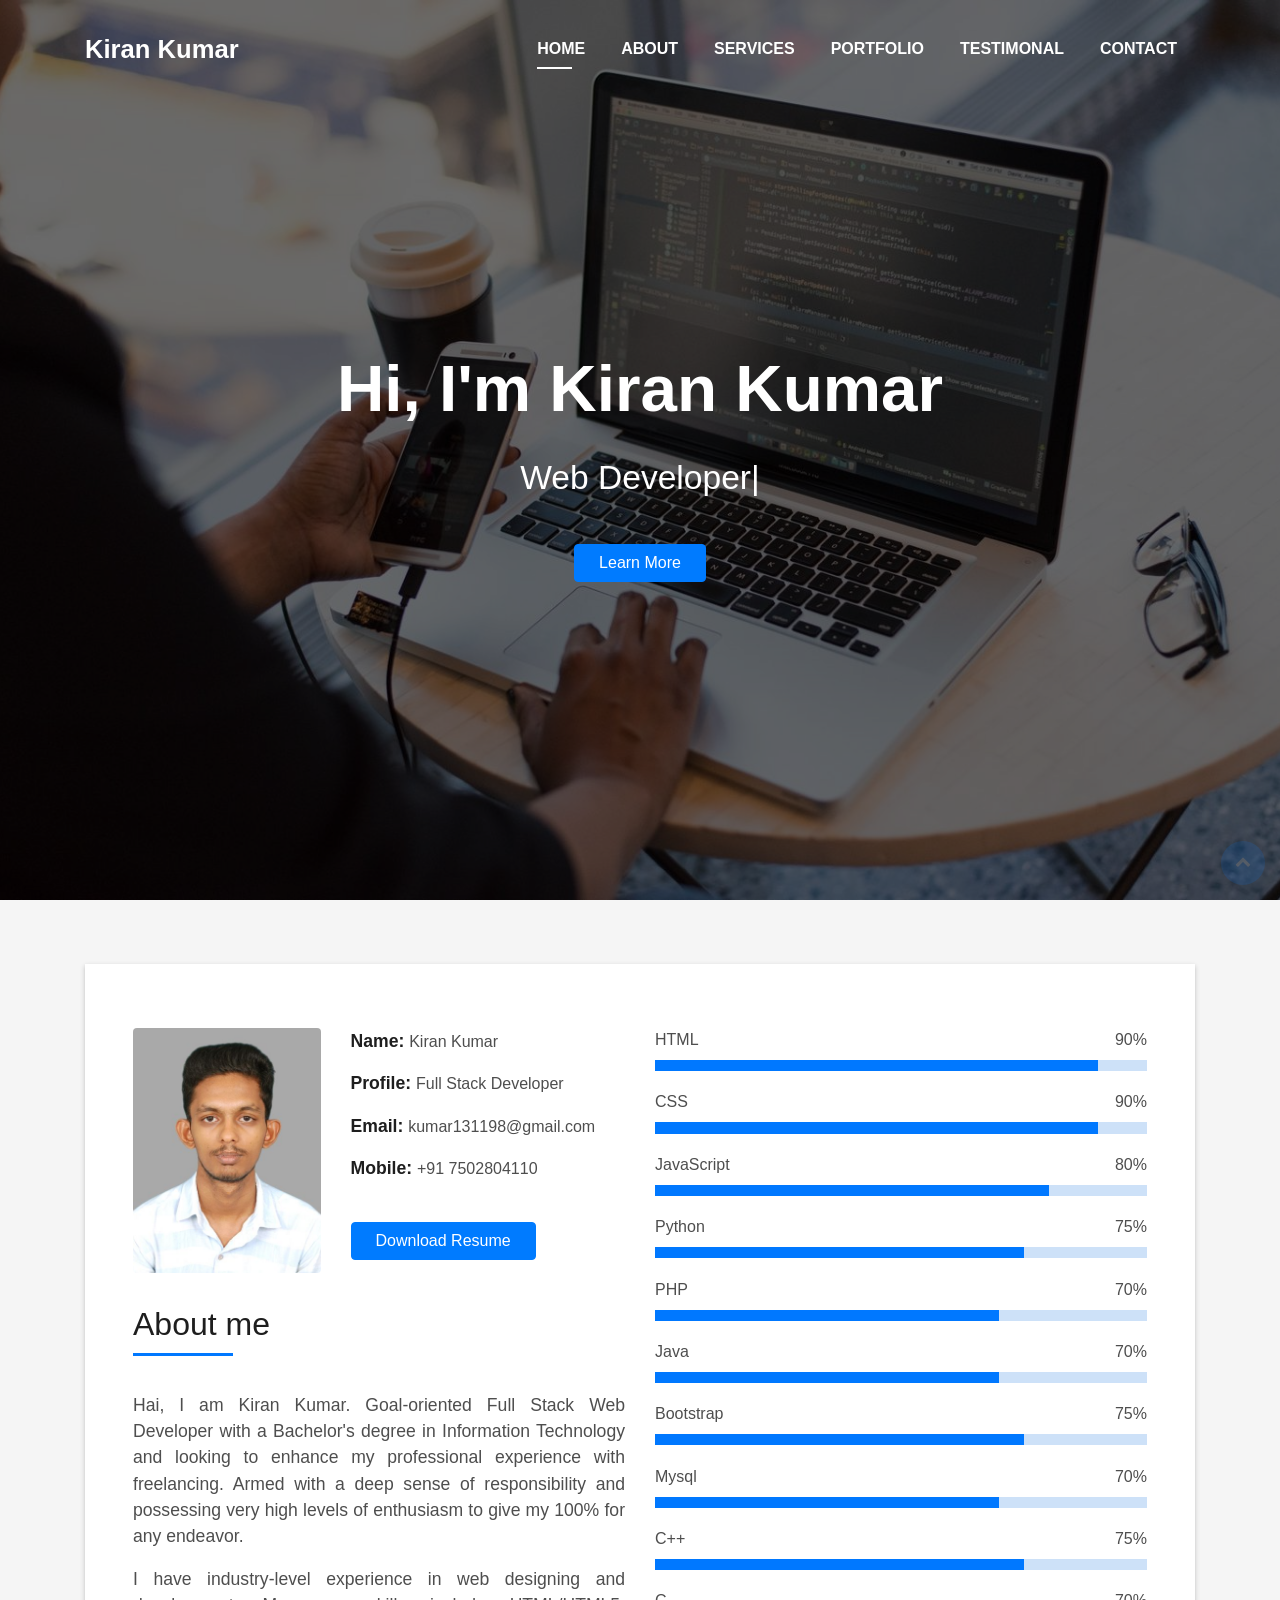
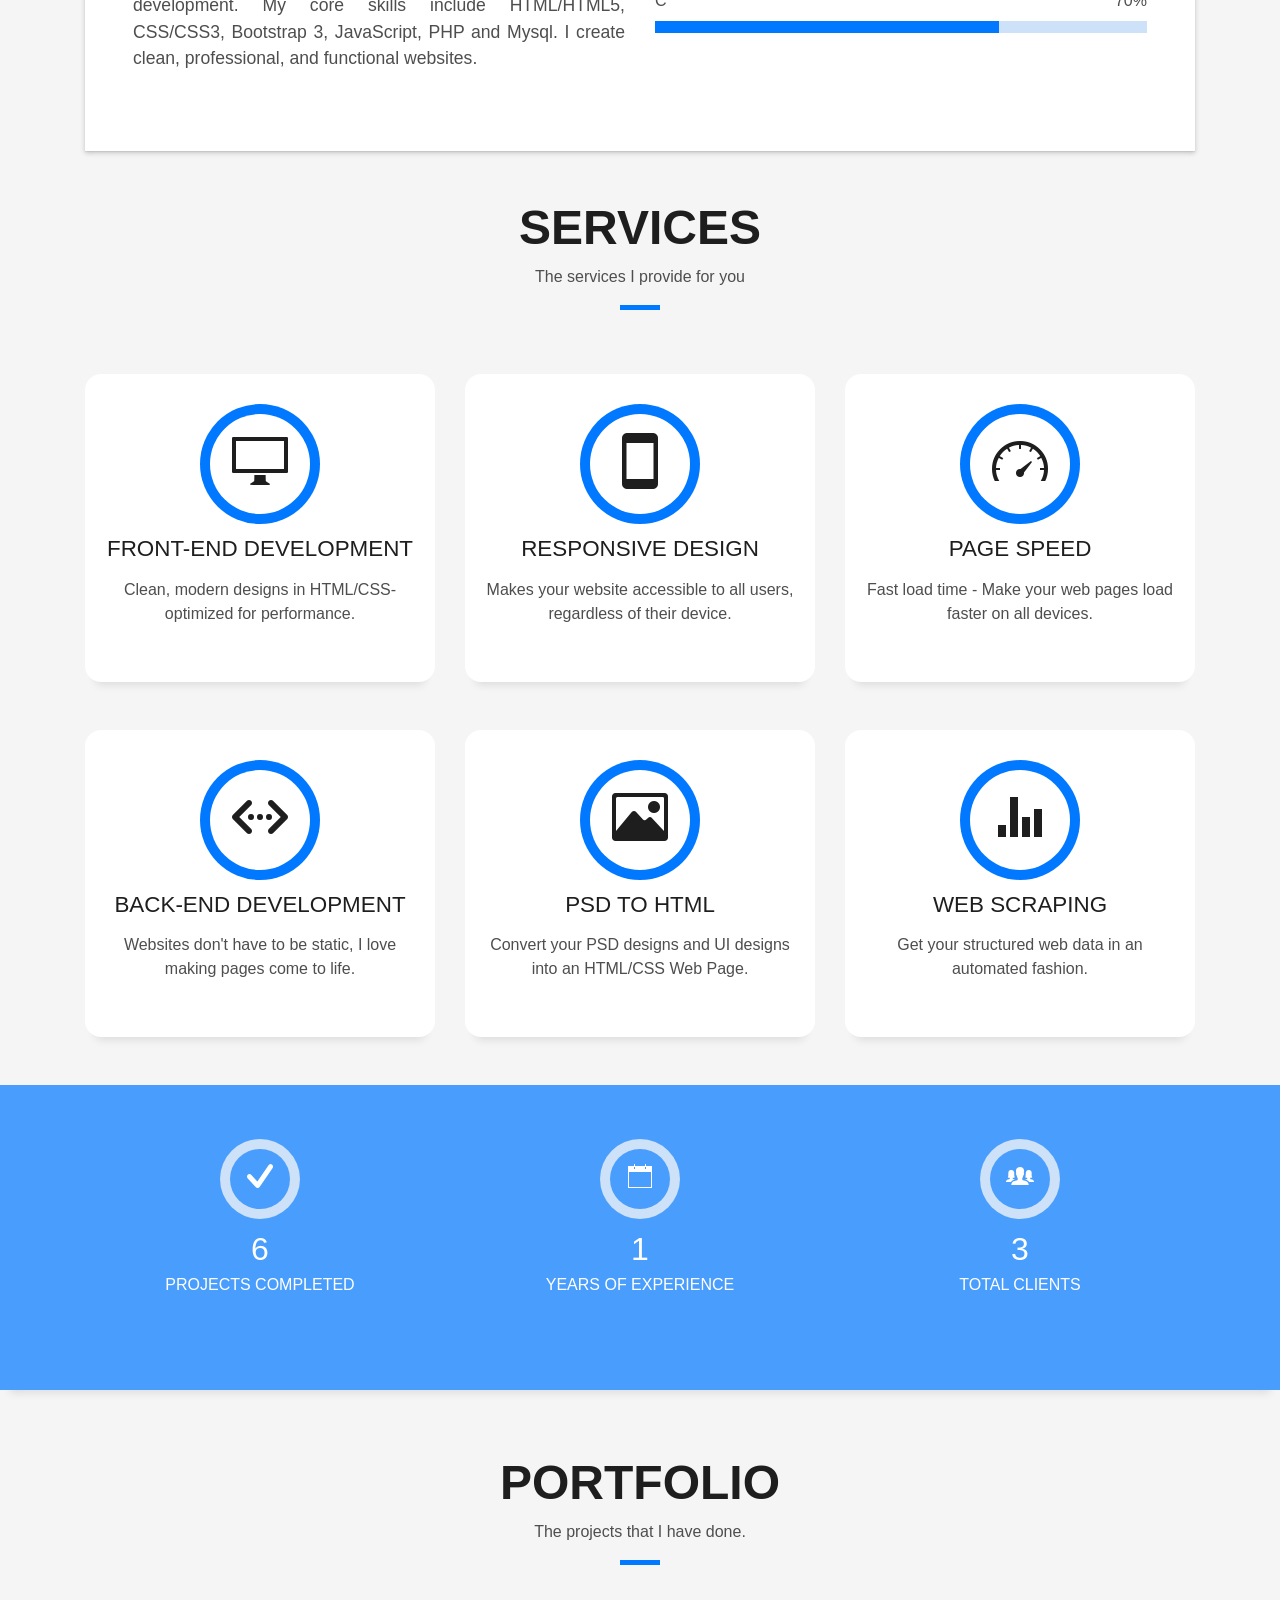
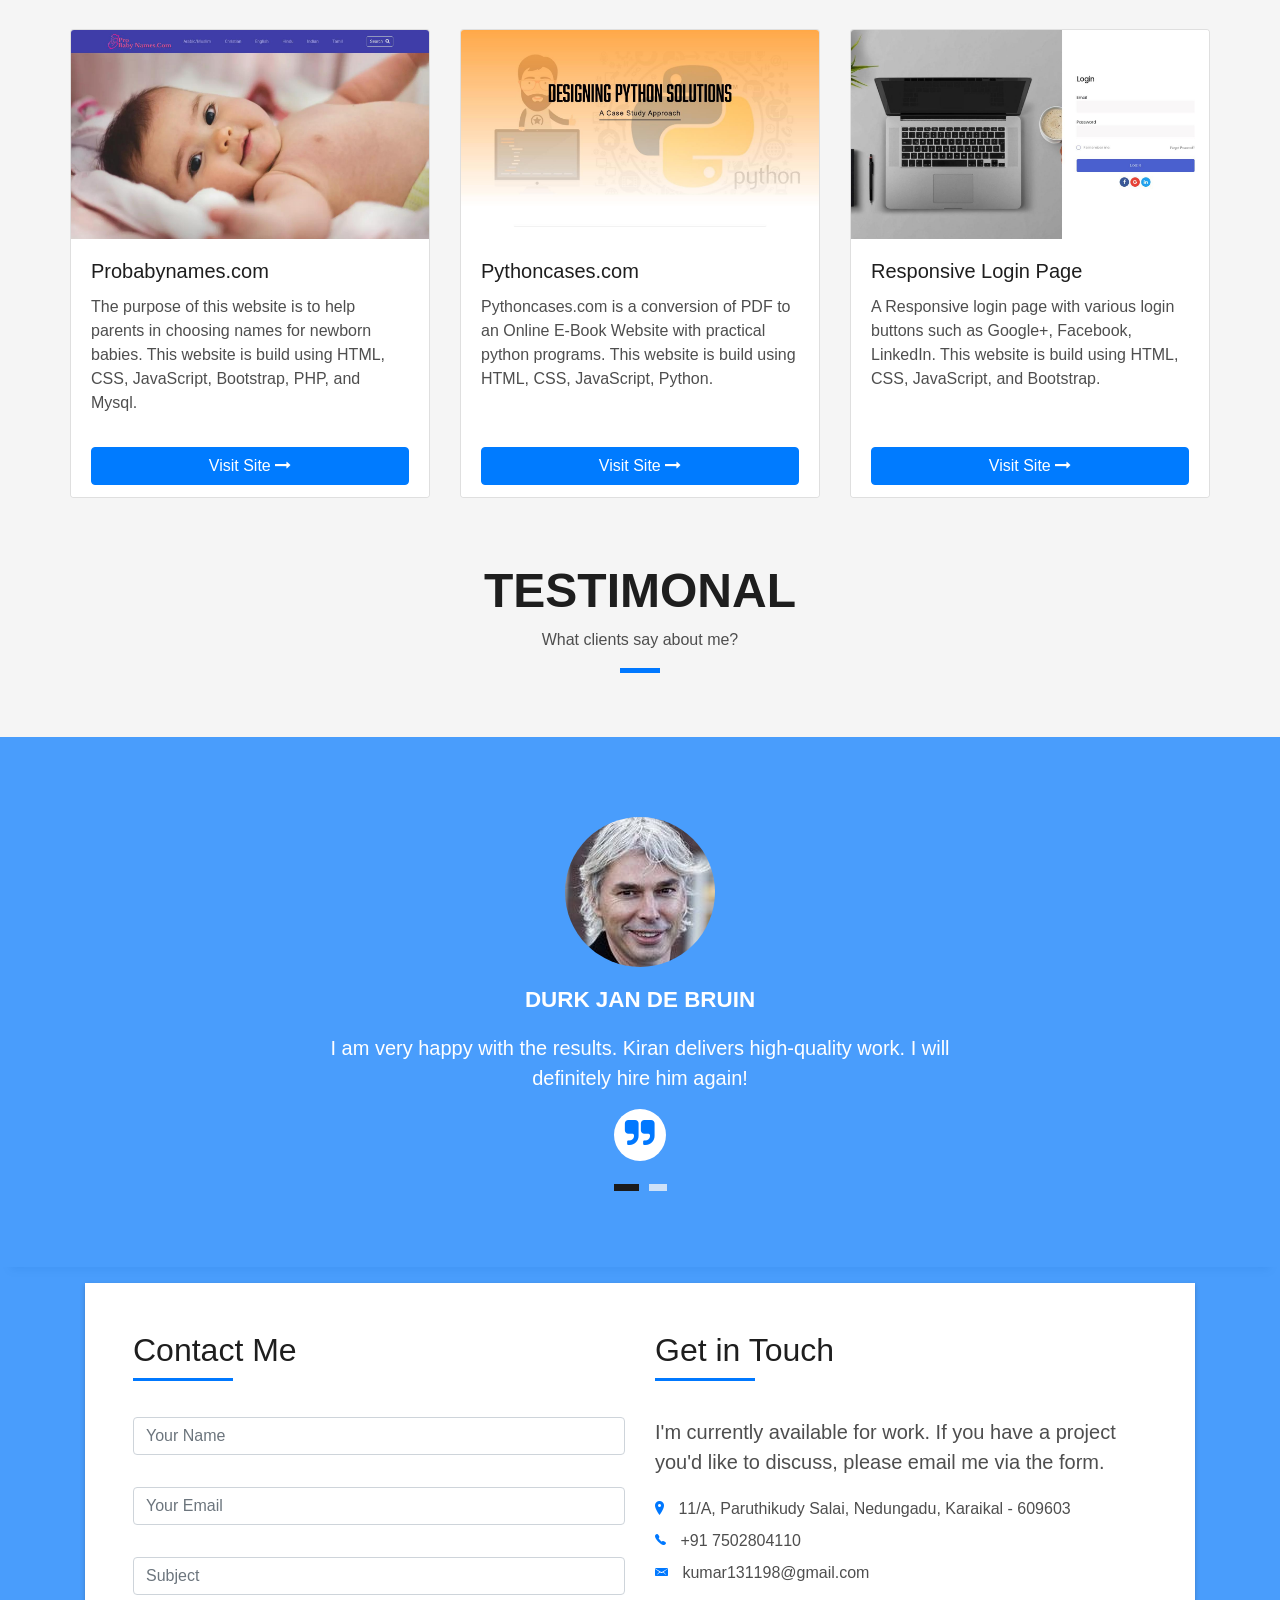
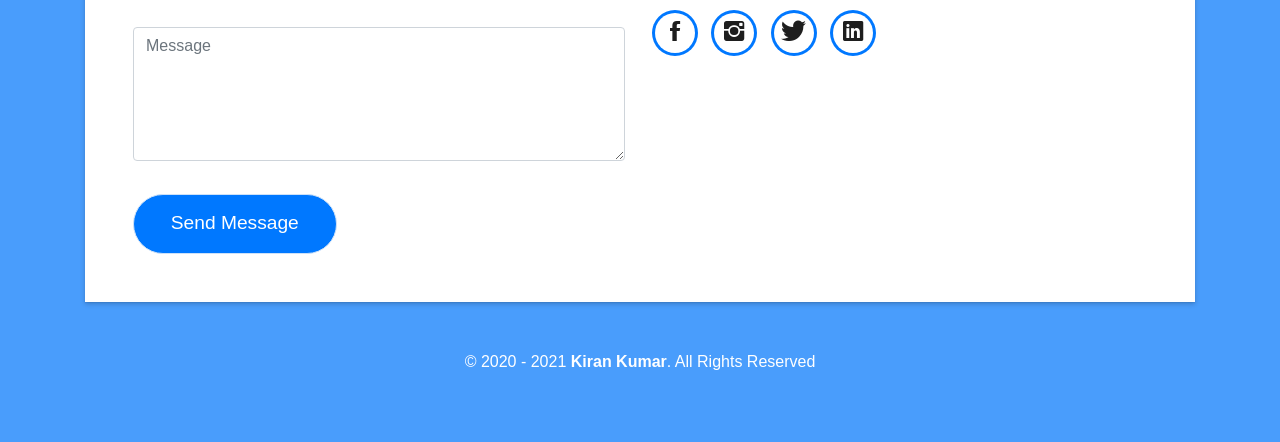
<file: index.html>
<!DOCTYPE html>
<html lang="en">
  <head>
    <!-- Google Tag Manager -->
    <script>
      (function (w, d, s, l, i) {
        w[l] = w[l] || [];
        w[l].push({ "gtm.start": new Date().getTime(), event: "gtm.js" });
        var f = d.getElementsByTagName(s)[0],
          j = d.createElement(s),
          dl = l != "dataLayer" ? "&l=" + l : "";
        j.async = true;
        j.src = "https://www.googletagmanager.com/gtm.js?id=" + i + dl;
        f.parentNode.insertBefore(j, f);
      })(window, document, "script", "dataLayer", "GTM-NHBN73H");
    </script>
    <!-- End Google Tag Manager -->
    <!-- Global site tag (gtag.js) - Google Analytics -->
    <script
      async
      src="https://www.googletagmanager.com/gtag/js?id=G-MDQPRERFLG"
    ></script>
    <script>
      window.dataLayer = window.dataLayer || [];
      function gtag() {
        dataLayer.push(arguments);
      }
      gtag("js", new Date());

      gtag("config", "G-MDQPRERFLG");
    </script>
    <meta charset="utf-8" />
    <title>Kiran Kumar | Front-end Developer | Full Stack Web Developer</title>
    <meta content="width=device-width, initial-scale=1.0" name="viewport" />
    <meta
      name="title"
      content="Kiran Kumar | Front-end Developer | Full Stack Web Developer"
    />
    <meta
      name="description"
      content="Full Stack Web Developer with expertise in HTML, CSS, JavaScript and Bootstrap."
    />
    <meta
      name="keywords"
      content="Portfolio website, full stack developer, front end developer, web developer, python programmer, freelancer"
    />
    <meta name="robots" content="index, follow" />
    <meta http-equiv="Content-Type" content="text/html; charset=utf-8" />
    <meta name="language" content="English" />
    <meta
      name="google-site-verification"
      content="Y10wSRJ-aENluI14RRQ6LT49bm8ecMcdElgTpactQGI"
    />

    <!-- Favicons -->
    <link href="img/favicon.ico" rel="icon" />

    <!-- Bootstrap CSS File -->
    <link href="lib/bootstrap/css/bootstrap.min.css" rel="stylesheet" />

    <!-- Libraries CSS Files -->
    <link href="lib/font-awesome/css/font-awesome.min.css" rel="stylesheet" />
    <link href="lib/animate/animate.min.css" rel="stylesheet" />
    <link href="lib/ionicons/css/ionicons.min.css" rel="stylesheet" />
    <link href="lib/owlcarousel/assets/owl.carousel.min.css" rel="stylesheet" />
    <link href="lib/lightbox/css/lightbox.min.css" rel="stylesheet" />

    <!-- Main Stylesheet File -->
    <link href="css/style.css" rel="stylesheet" />
    <script src="https://www.google.com/recaptcha/api.js" async defer></script>
  </head>

  <body id="page-top">
    <!-- Google Tag Manager (noscript) -->
    <noscript
      ><iframe
        src="https://www.googletagmanager.com/ns.html?id=GTM-NHBN73H"
        height="0"
        width="0"
        style="display: none; visibility: hidden"
      ></iframe
    ></noscript>
    <!-- End Google Tag Manager (noscript) -->
    <!--/ Nav Star /-->
    <nav
      class="navbar navbar-b navbar-trans navbar-expand-md fixed-top"
      id="mainNav"
    >
      <div class="container">
        <a class="navbar-brand js-scroll" href="#page-top">Kiran Kumar</a>
        <button
          class="navbar-toggler collapsed"
          type="button"
          data-toggle="collapse"
          data-target="#navbarDefault"
          aria-controls="navbarDefault"
          aria-expanded="false"
          aria-label="Toggle navigation"
        >
          <span></span>
          <span></span>
          <span></span>
        </button>
        <div
          class="navbar-collapse collapse justify-content-end"
          id="navbarDefault"
        >
          <ul class="navbar-nav">
            <li class="nav-item">
              <a class="nav-link js-scroll active" href="#home">Home</a>
            </li>
            <li class="nav-item">
              <a class="nav-link js-scroll" href="#about">About</a>
            </li>
            <li class="nav-item">
              <a class="nav-link js-scroll" href="#service">Services</a>
            </li>
            <li class="nav-item">
              <a class="nav-link js-scroll" href="#portfolio">Portfolio</a>
            </li>
            <li class="nav-item">
              <a class="nav-link js-scroll" href="#testimonal">Testimonal</a>
            </li>
            <li class="nav-item">
              <a class="nav-link js-scroll" href="#contact">Contact</a>
            </li>
          </ul>
        </div>
      </div>
    </nav>
    <!--/ Nav End /-->

    <!--/ Intro Skew Star /-->
    <div
      id="home"
      class="intro route bg-image"
      style="background-image: url(img/intro-bg-1440p.jpg)"
    >
      <div class="overlay-itro"></div>
      <div class="intro-content display-table">
        <div class="table-cell">
          <div class="container mt-5">
            <h1 class="intro-title mb-4">Hi, I'm Kiran Kumar</h1>
            <p class="intro-subtitle">
              <span class="text-slider-items"
                >Web Developer,Frontend Developer,Full Stack Developer,Python
                Programmer</span
              ><strong class="text-slider"></strong>
            </p>
            <p class="pt-4">
              <a
                class="btn btn-primary btn js-scroll px-4"
                href="#about"
                role="button"
                >Learn More</a
              >
            </p>
          </div>
        </div>
      </div>
    </div>
    <!--/ Intro Skew End /-->

    <section class="about-mf sect-pt4 route">
      <div id="about" class="container">
        <div class="row">
          <div class="col-sm-12">
            <div class="box-shadow-full">
              <div class="row">
                <div class="col-md-6">
                  <div class="row">
                    <div class="col-sm-6 col-md-5">
                      <div class="about-img">
                        <img
                          src="img/kiran.jpg"
                          class="img-fluid rounded b-shadow-a"
                          alt="Kiran-profile-image"
                        />
                      </div>
                    </div>
                    <div class="col-sm-6 col-md-7">
                      <div class="about-info">
                        <p>
                          <span class="title-s">Name: </span>
                          <span>Kiran Kumar</span>
                        </p>
                        <p>
                          <span class="title-s">Profile: </span>
                          <span>Full Stack Developer</span>
                        </p>
                        <p>
                          <span class="title-s">Email: </span>
                          <span>kumar131198@gmail.com</span>
                        </p>
                        <p>
                          <span class="title-s">Mobile: </span>
                          <span>+91 7502804110</span>
                        </p>
                        <p class="pt-4">
                          <a
                            class="btn btn-primary btn js-scroll px-4"
                            href="./doc/Kiran-resume.pdf"
                            role="button"
                            >Download Resume</a
                          >
                        </p>
                      </div>
                    </div>
                  </div>

                  <div class="about-me pt-4 pt-md-0">
                    <div class="title-box-2">
                      <h5 class="title-left">About me</h5>
                    </div>
                    <p style="font-size: 1.1rem; text-align: justify">
                      Hai, I am Kiran Kumar. Goal-oriented Full Stack Web
                      Developer with a Bachelor's degree in Information
                      Technology and looking to enhance my professional
                      experience with freelancing. Armed with a deep sense of
                      responsibility and possessing very high levels of
                      enthusiasm to give my 100% for any endeavor.
                    </p>
                    <p style="font-size: 1.1rem; text-align: justify">
                      I have industry-level experience in web designing and
                      development. My core skills include HTML/HTML5, CSS/CSS3,
                      Bootstrap 3, JavaScript, PHP and Mysql. I create clean,
                      professional, and functional websites.
                    </p>
                  </div>
                </div>
                <div class="col-md-6">
                  <div class="skill-mf">
                    <span>HTML</span> <span class="pull-right">90%</span>
                    <div class="progress">
                      <div
                        class="progress-bar"
                        role="progressbar"
                        style="width: 90%"
                        aria-valuenow="90"
                        aria-valuemin="0"
                        aria-valuemax="100"
                      ></div>
                    </div>
                    <span>CSS</span> <span class="pull-right">90%</span>
                    <div class="progress">
                      <div
                        class="progress-bar"
                        role="progressbar"
                        style="width: 90%"
                        aria-valuenow="90"
                        aria-valuemin="0"
                        aria-valuemax="100"
                      ></div>
                    </div>
                    <span>JavaScript</span> <span class="pull-right">80%</span>
                    <div class="progress">
                      <div
                        class="progress-bar"
                        role="progressbar"
                        style="width: 80%"
                        aria-valuenow="80"
                        aria-valuemin="0"
                        aria-valuemax="100"
                      ></div>
                    </div>
                    <span>Python</span> <span class="pull-right">75%</span>
                    <div class="progress">
                      <div
                        class="progress-bar"
                        role="progressbar"
                        style="width: 75%"
                        aria-valuenow="75"
                        aria-valuemin="0"
                        aria-valuemax="100"
                      ></div>
                    </div>
                    <span>PHP</span> <span class="pull-right">70%</span>
                    <div class="progress">
                      <div
                        class="progress-bar"
                        role="progressbar"
                        style="width: 70%"
                        aria-valuenow="70"
                        aria-valuemin="0"
                        aria-valuemax="100"
                      ></div>
                    </div>

                    <span>Java</span> <span class="pull-right">70%</span>
                    <div class="progress">
                      <div
                        class="progress-bar"
                        role="progressbar"
                        style="width: 70%"
                        aria-valuenow="70"
                        aria-valuemin="0"
                        aria-valuemax="100"
                      ></div>
                    </div>
                    <span>Bootstrap</span> <span class="pull-right">75%</span>
                    <div class="progress">
                      <div
                        class="progress-bar"
                        role="progressbar"
                        style="width: 75%"
                        aria-valuenow="75"
                        aria-valuemin="0"
                        aria-valuemax="100"
                      ></div>
                    </div>
                    <span>Mysql</span> <span class="pull-right">70%</span>
                    <div class="progress">
                      <div
                        class="progress-bar"
                        role="progressbar"
                        style="width: 70%"
                        aria-valuenow="70"
                        aria-valuemin="0"
                        aria-valuemax="100"
                      ></div>
                    </div>
                    <span>C++</span> <span class="pull-right">75%</span>
                    <div class="progress">
                      <div
                        class="progress-bar"
                        role="progressbar"
                        style="width: 75%"
                        aria-valuenow="75"
                        aria-valuemin="0"
                        aria-valuemax="100"
                      ></div>
                    </div>
                    <span>C</span> <span class="pull-right">70%</span>
                    <div class="progress">
                      <div
                        class="progress-bar"
                        role="progressbar"
                        style="width: 70%"
                        aria-valuenow="70"
                        aria-valuemin="0"
                        aria-valuemax="100"
                      ></div>
                    </div>
                  </div>
                </div>
              </div>
            </div>
          </div>
        </div>
      </div>
    </section>

    <!--/ Section Services Star /-->
    <section id="service" class="services-mf route">
      <div class="container">
        <div class="row">
          <div class="col-sm-12">
            <div class="title-box text-center">
              <h3 class="title-a">Services</h3>
              <p class="subtitle-a">The services I provide for you</p>
              <div class="line-mf"></div>
            </div>
          </div>
        </div>
        <div class="row">
          <div class="col-md-4">
            <div class="service-box">
              <div class="service-ico">
                <span class="ico-circle"><i class="ion-monitor"></i></span>
              </div>
              <div class="service-content">
                <h2 class="s-title">Front-end Development</h2>
                <p class="s-description text-center">
                  Clean, modern designs in HTML/CSS- optimized for performance.
                </p>
              </div>
            </div>
          </div>
          <div class="col-md-4">
            <div class="service-box">
              <div class="service-ico">
                <span class="ico-circle"
                  ><i class="ion-android-phone-portrait"></i
                ></span>
              </div>
              <div class="service-content">
                <h2 class="s-title">Responsive Design</h2>
                <p class="s-description text-center">
                  Makes your website accessible to all users, regardless of
                  their device.
                </p>
              </div>
            </div>
          </div>

          <div class="col-md-4">
            <div class="service-box">
              <div class="service-ico">
                <span class="ico-circle"><i class="ion-speedometer"></i></span>
              </div>
              <div class="service-content">
                <h2 class="s-title">Page Speed</h2>
                <p class="s-description text-center">
                  Fast load time - Make your web pages load faster on all
                  devices.
                </p>
              </div>
            </div>
          </div>
          <div class="col-md-4">
            <div class="service-box">
              <div class="service-ico">
                <span class="ico-circle"><i class="ion-code-working"></i></span>
              </div>
              <div class="service-content">
                <h2 class="s-title">Back-end Development</h2>
                <p class="s-description text-center">
                  Websites don't have to be static, I love making pages come to
                  life.
                </p>
              </div>
            </div>
          </div>

          <div class="col-md-4">
            <div class="service-box">
              <div class="service-ico">
                <span class="ico-circle"><i class="ion-image"></i></span>
              </div>
              <div class="service-content">
                <h2 class="s-title">PSD to HTML</h2>
                <p class="s-description text-center">
                  Convert your PSD designs and UI designs into an HTML/CSS Web
                  Page.
                </p>
              </div>
            </div>
          </div>
          <div class="col-md-4">
            <div class="service-box">
              <div class="service-ico">
                <span class="ico-circle"><i class="ion-stats-bars"></i></span>
              </div>
              <div class="service-content">
                <h2 class="s-title">Web Scraping</h2>
                <p class="s-description text-center">
                  Get your structured web data in an automated fashion.
                </p>
              </div>
            </div>
          </div>
        </div>
      </div>
    </section>
    <!--/ Section Services End /-->

    <div
      class="section-counter paralax-mf bg-image"
      style="background-image: url(img/counters-bg-1440p.jpg)"
    >
      <div class="overlay-mf"></div>
      <div class="container">
        <div class="row">
          <div class="col-sm-4 col-lg-4">
            <div class="counter-box pt-4 pt-md-0">
              <div class="counter-ico">
                <span class="ico-circle"
                  ><i class="ion-checkmark-round"></i
                ></span>
              </div>
              <div class="counter-num">
                <p class="counter">20</p>
                <span class="counter-text">PROJECTS COMPLETED</span>
              </div>
            </div>
          </div>
          <div class="col-sm-4 col-lg-4">
            <div class="counter-box pt-4 pt-md-0">
              <div class="counter-ico">
                <span class="ico-circle"
                  ><i class="ion-ios-calendar-outline"></i
                ></span>
              </div>
              <div class="counter-num">
                <p class="counter">2</p>
                <span class="counter-text">YEARS OF EXPERIENCE</span>
              </div>
            </div>
          </div>
          <div class="col-sm-4 col-lg-4">
            <div class="counter-box pt-4 pt-md-0">
              <div class="counter-ico">
                <span class="ico-circle"><i class="ion-ios-people"></i></span>
              </div>
              <div class="counter-num">
                <p class="counter">10</p>
                <span class="counter-text">TOTAL CLIENTS</span>
              </div>
            </div>
          </div>
        </div>
      </div>
    </div>

    <!--/ Section Portfolio Star /-->
    <section class="portfolio-mf sect-pt4 route">
      <div class="container">
        <div class="row">
          <div class="col-sm-12">
            <div class="title-box text-center">
              <h3 id="portfolio" class="title-a">Portfolio</h3>
              <p class="subtitle-a">The projects that I have done.</p>
              <div class="line-mf"></div>
            </div>
          </div>
        </div>
        <div class="row" id="portfolio-grid">
          <div class="card-deck">
            <div class="card">
              <img
                src="img/probabynames.jpg"
                class="card-img-top"
                alt="probabynames"
              />
              <div class="card-body">
                <h5 class="card-title">Probabynames.com</h5>
                <p class="card-text">
                  The purpose of this website is to help parents in choosing
                  names for newborn babies. This website is build using HTML,
                  CSS, JavaScript, Bootstrap, PHP, and Mysql.
                </p>
              </div>
              <div class="card-footer">
                <a
                  href="https://probabynames.com/"
                  target="_blank"
                  style="font-weight: 500"
                  class="btn btn-primary w-100"
                >
                  Visit Site
                  <span
                    ><i class="fa fa-long-arrow-right" aria-hidden="true"></i
                  ></span>
                </a>
              </div>
            </div>
            <div class="card">
              <img
                src="img/pythoncases.jpg"
                class="card-img-top"
                alt="pythoncases"
              />
              <div class="card-body">
                <h5 class="card-title">Pythoncases.com</h5>
                <p class="card-text">
                  Pythoncases.com is a conversion of PDF to an Online E-Book
                  Website with practical python programs. This website is build
                  using HTML, CSS, JavaScript, Python.
                </p>
              </div>
              <div class="card-footer">
                <a
                  href="http://pythoncases.com/"
                  target="_blank"
                  style="font-weight: 500"
                  class="btn btn-primary w-100"
                >
                  Visit Site
                  <span
                    ><i class="fa fa-long-arrow-right" aria-hidden="true"></i
                  ></span>
                </a>
              </div>
            </div>
            <div class="card">
              <img
                src="img/loginpage.jpg"
                class="card-img-top"
                alt="loginpage"
              />
              <div class="card-body">
                <h5 class="card-title">Responsive Login Page</h5>
                <p class="card-text">
                  A Responsive login page with various login buttons such as
                  Google+, Facebook, LinkedIn. This website is build using HTML,
                  CSS, JavaScript, and Bootstrap.
                </p>
              </div>
              <div class="card-footer">
                <a
                  href="https://loginpagedesign.netlify.app/"
                  target="_blank"
                  style="font-weight: 500"
                  class="btn btn-primary w-100"
                >
                  Visit Site
                  <span
                    ><i class="fa fa-long-arrow-right" aria-hidden="true"></i
                  ></span>
                </a>
              </div>
            </div>
          </div>
        </div>
      </div>
    </section>
    <!--/ Section Portfolio End /-->

    <!--/ Section Testimonials Star /-->
    <div class="col-sm-12 sect-pt4">
      <div class="title-box text-center">
        <h3 id="testimonal" class="title-a">Testimonal</h3>
        <p class="subtitle-a">What clients say about me?</p>
        <div class="line-mf"></div>
      </div>
    </div>

    <div
      class="testimonials paralax-mf bg-image"
      style="background-image: url(img/overlay-bg-1440p.jpg)"
    >
      <div class="overlay-mf"></div>
      <div class="container">
        <div class="row">
          <div class="col-md-12">
            <div id="testimonial-mf" class="owl-carousel owl-theme">
              <div class="testimonial-box">
                <div class="author-test">
                  <img
                    src="img/durk.jpg"
                    alt=""
                    class="rounded-circle b-shadow-a"
                  />
                  <span class="author">Durk Jan de Bruin</span>
                </div>
                <div class="content-test">
                  <p class="description lead">
                    I am very happy with the results. Kiran delivers
                    high-quality work. I will definitely hire him again!
                  </p>
                  <span class="comit"><i class="fa fa-quote-right"></i></span>
                </div>
              </div>
              <div class="testimonial-box">
                <div class="author-test">
                  <img
                    src="img/anandh.jpg"
                    alt=""
                    class="rounded-circle b-shadow-a"
                  />
                  <span class="author">Anandhan</span>
                </div>
                <div class="content-test">
                  <p class="description lead">
                    Excellent and quick service. Highly recommended.
                  </p>
                  <span class="comit"><i class="fa fa-quote-right"></i></span>
                </div>
              </div>
            </div>
          </div>
        </div>
      </div>
    </div>

    <!--/ Section Contact-Footer Star /-->
    <section
      class="paralax-mf footer-paralax bg-image route"
      style="background-image: url(img/overlay-bg.jpg)"
    >
      <div class="overlay-mf"></div>
      <div class="container">
        <div class="row">
          <div class="col-sm-12">
            <div class="contact-mf">
              <div id="contact" class="box-shadow-full">
                <div class="row">
                  <div class="col-md-6">
                    <div class="title-box-2">
                      <h5 class="title-left">Contact Me</h5>
                    </div>
                    <div>
                      <form
                        name="contact"
                        method="post"
                        data-netlify="true"
                        role="form"
                        class="contactForm"
                      >
                        <div id="sendmessage">
                          Your message has been sent. Thank you!
                        </div>
                        <div id="errormessage"></div>
                        <div class="row">
                          <div class="col-md-12 mb-3">
                            <div class="form-group">
                              <input
                                type="text"
                                name="name"
                                class="form-control"
                                id="name"
                                placeholder="Your Name"
                                data-rule="minlen:4"
                                data-msg="Please enter at least 4 chars"
                                required
                              />
                              <div class="validation"></div>
                            </div>
                          </div>
                          <div class="col-md-12 mb-3">
                            <div class="form-group">
                              <input
                                type="email"
                                class="form-control"
                                name="email"
                                id="email"
                                placeholder="Your Email"
                                data-rule="email"
                                required
                                data-msg="Please enter a valid email"
                              />
                              <div class="validation"></div>
                            </div>
                          </div>
                          <div class="col-md-12 mb-3">
                            <div class="form-group">
                              <input
                                type="text"
                                class="form-control"
                                name="subject"
                                id="subject"
                                placeholder="Subject"
                                data-rule="minlen:4"
                                required
                                data-msg="Please enter at least 8 chars of subject"
                              />
                              <div class="validation"></div>
                            </div>
                          </div>
                          <div class="col-md-12 mb-3">
                            <div class="form-group">
                              <textarea
                                class="form-control"
                                name="message"
                                rows="5"
                                required
                                data-rule="required"
                                data-msg="Please write something for us"
                                placeholder="Message"
                              ></textarea>
                              <div class="validation"></div>
                            </div>
                          </div>
                          <div
                            class="g-recaptcha col-md-12"
                            data-sitekey="6Ld0-04aAAAAAFobH83Vz3rHzRj-PSvPXxJE06n4"
                          ></div>
                          <div class="col-md-12">
                            <button
                              type="submit"
                              class="button button-a button-big button-rouded"
                            >
                              Send Message
                            </button>
                          </div>
                        </div>
                      </form>
                    </div>
                  </div>
                  <div class="col-md-6">
                    <div class="title-box-2 pt-4 pt-md-0">
                      <h5 class="title-left">Get in Touch</h5>
                    </div>
                    <div class="more-info">
                      <p class="lead" style="font-weight: 400">
                        I'm currently available for work. If you have a project
                        you'd like to discuss, please email me via the form.
                      </p>
                      <ul class="list-ico">
                        <li>
                          <span class="ion-ios-location"></span> 11/A,
                          Paruthikudy Salai, Nedungadu, Karaikal - 609603
                        </li>
                        <li>
                          <span class="ion-ios-telephone"></span> +91 7502804110
                        </li>
                        <li>
                          <span class="ion-email"></span> kumar131198@gmail.com
                        </li>
                      </ul>
                    </div>
                    <div class="socials">
                      <ul>
                        <li>
                          <a
                            href="https://www.facebook.com/people/Kiran-Kumar/100007877913763"
                            ><span class="ico-circle"
                              ><i class="ion-social-facebook"></i></span
                          ></a>
                        </li>
                        <li>
                          <a href="#"
                            ><span class="ico-circle"
                              ><i class="ion-social-instagram"></i></span
                          ></a>
                        </li>
                        <li>
                          <a href="https://twitter.com/KiranKu72802089?s=03"
                            ><span class="ico-circle"
                              ><i class="ion-social-twitter"></i></span
                          ></a>
                        </li>
                        <li>
                          <a href="https://www.linkedin.com/in/kirankumar131198"
                            ><span class="ico-circle"
                              ><i class="ion-social-linkedin"></i></span
                          ></a>
                        </li>
                      </ul>
                    </div>
                  </div>
                </div>
              </div>
            </div>
          </div>
        </div>
      </div>
      <footer>
        <div class="container">
          <div class="row">
            <div class="col-sm-12">
              <div class="copyright-box">
                <p class="copyright">
                  &copy; 2020 - 2021 <strong>Kiran Kumar</strong>. All Rights
                  Reserved
                </p>
              </div>
            </div>
          </div>
        </div>
      </footer>
    </section>
    <!--/ Section Contact-footer End /-->

    <a href="#" class="back-to-top"><i class="fa fa-chevron-up"></i></a>
    <div id="preloader"></div>

    <!-- JavaScript Libraries -->
    <script src="lib/jquery/jquery.min.js"></script>
    <script src="lib/jquery/jquery-migrate.min.js"></script>
    <script src="lib/popper/popper.min.js"></script>
    <script src="lib/bootstrap/js/bootstrap.min.js"></script>
    <script src="lib/easing/easing.min.js"></script>
    <script src="lib/counterup/jquery.waypoints.min.js"></script>
    <script src="lib/counterup/jquery.counterup.js"></script>
    <script src="lib/owlcarousel/owl.carousel.min.js"></script>
    <script src="lib/lightbox/js/lightbox.min.js"></script>
    <script src="lib/typed/typed.min.js"></script>

    <!-- Template Main Javascript File -->
    <script src="js/main.js"></script>
  </body>
</html>
</file>
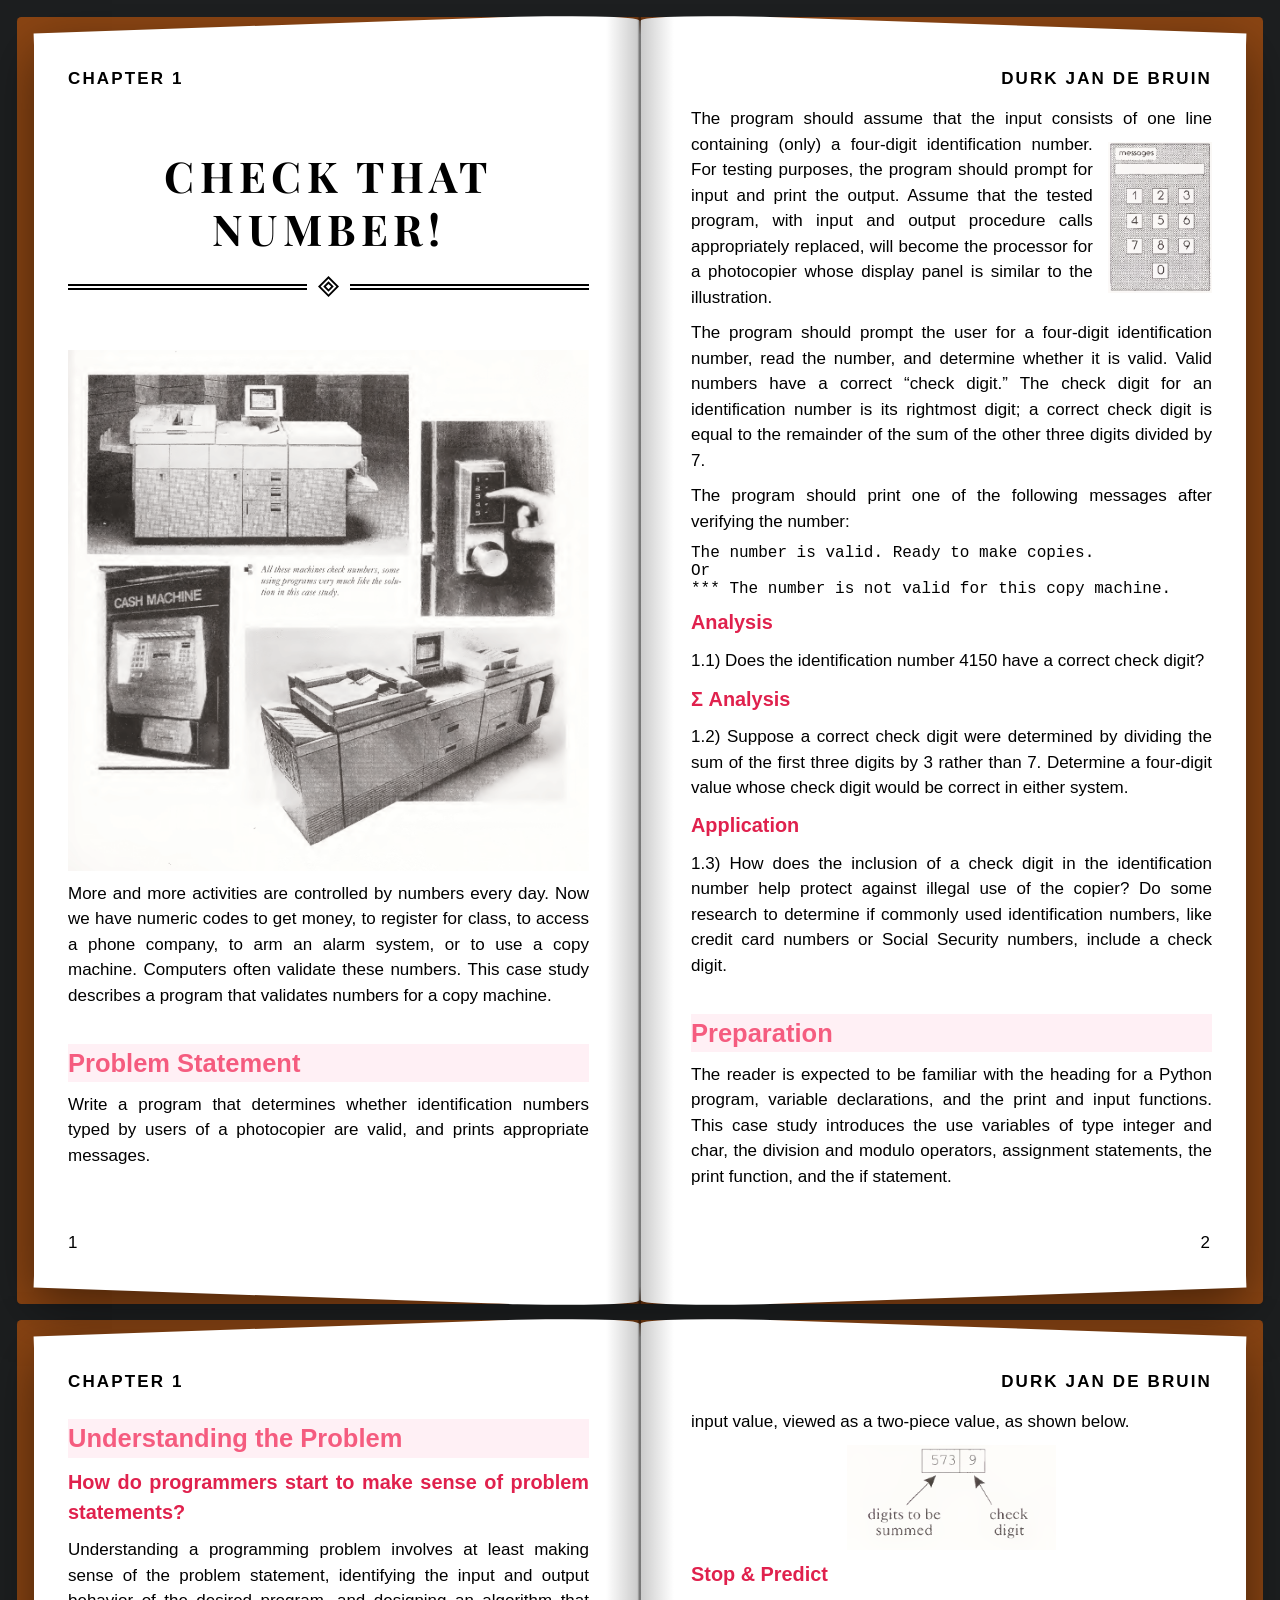
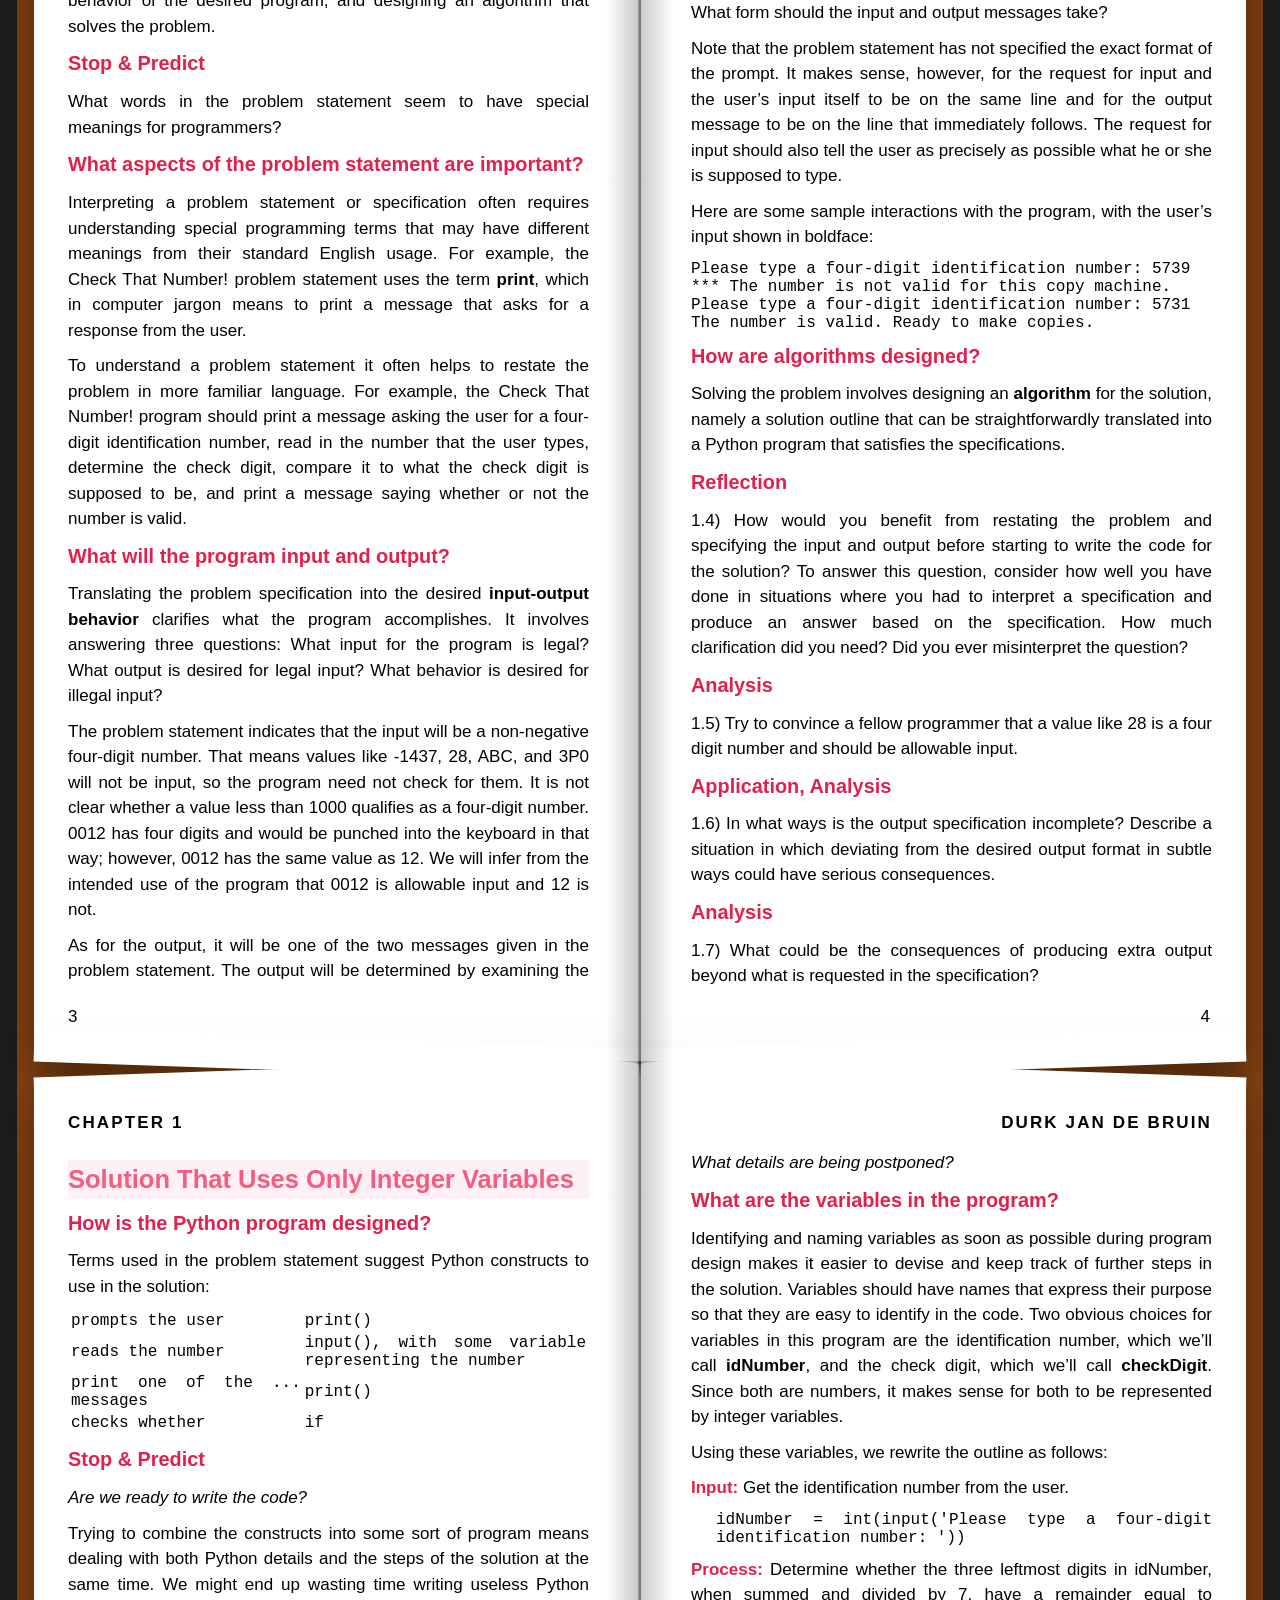
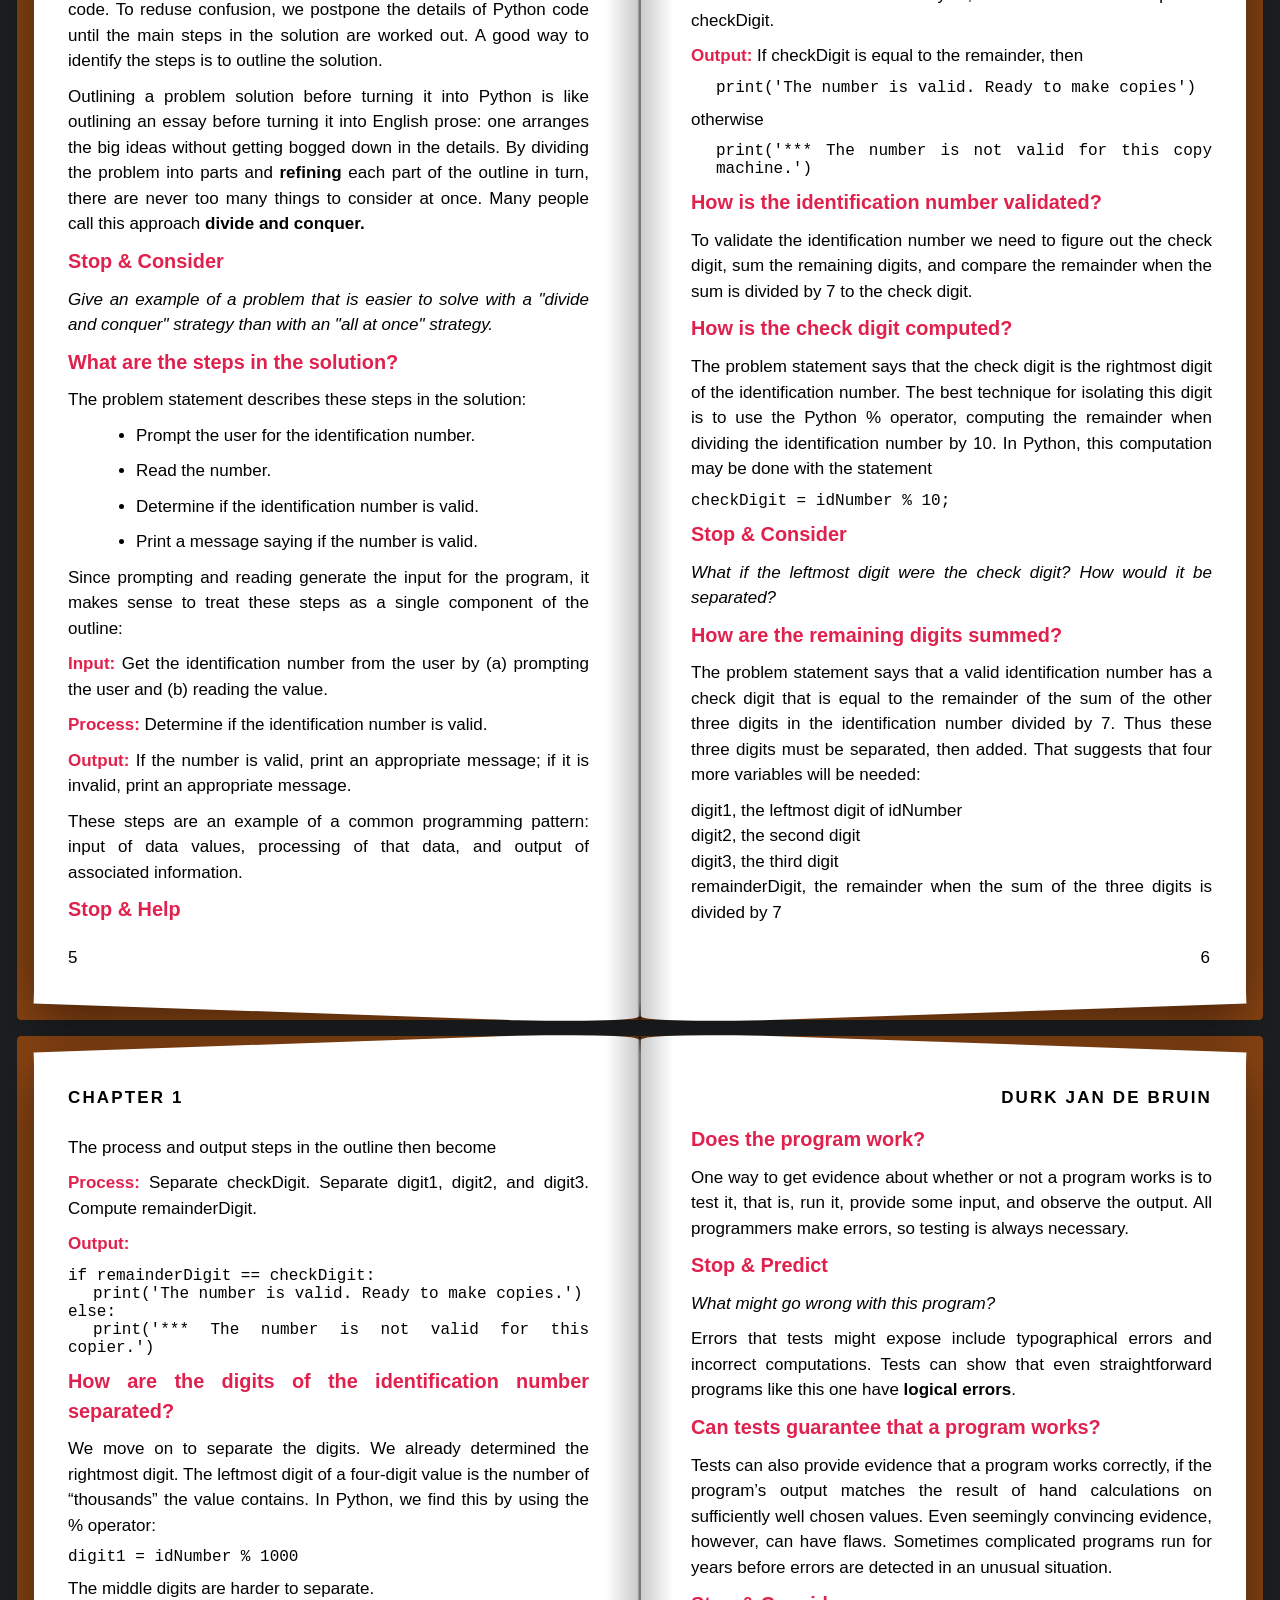
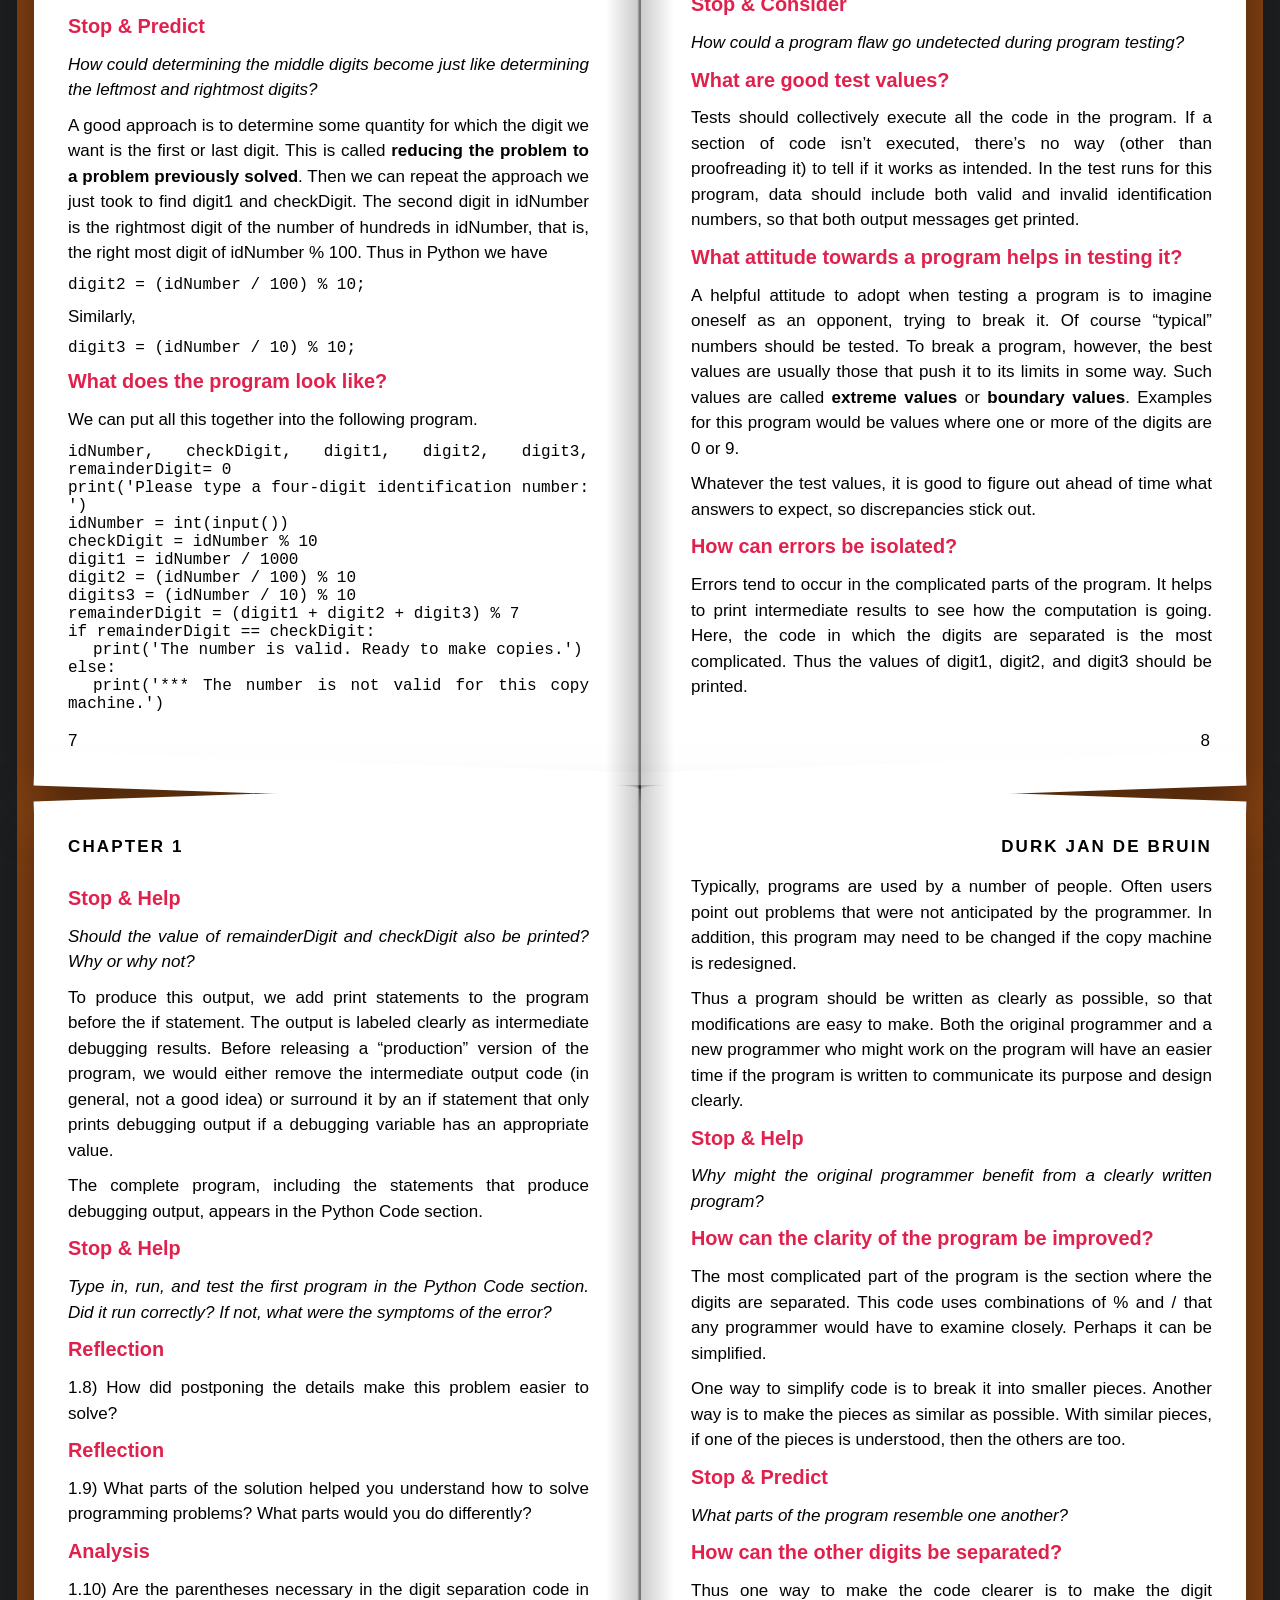
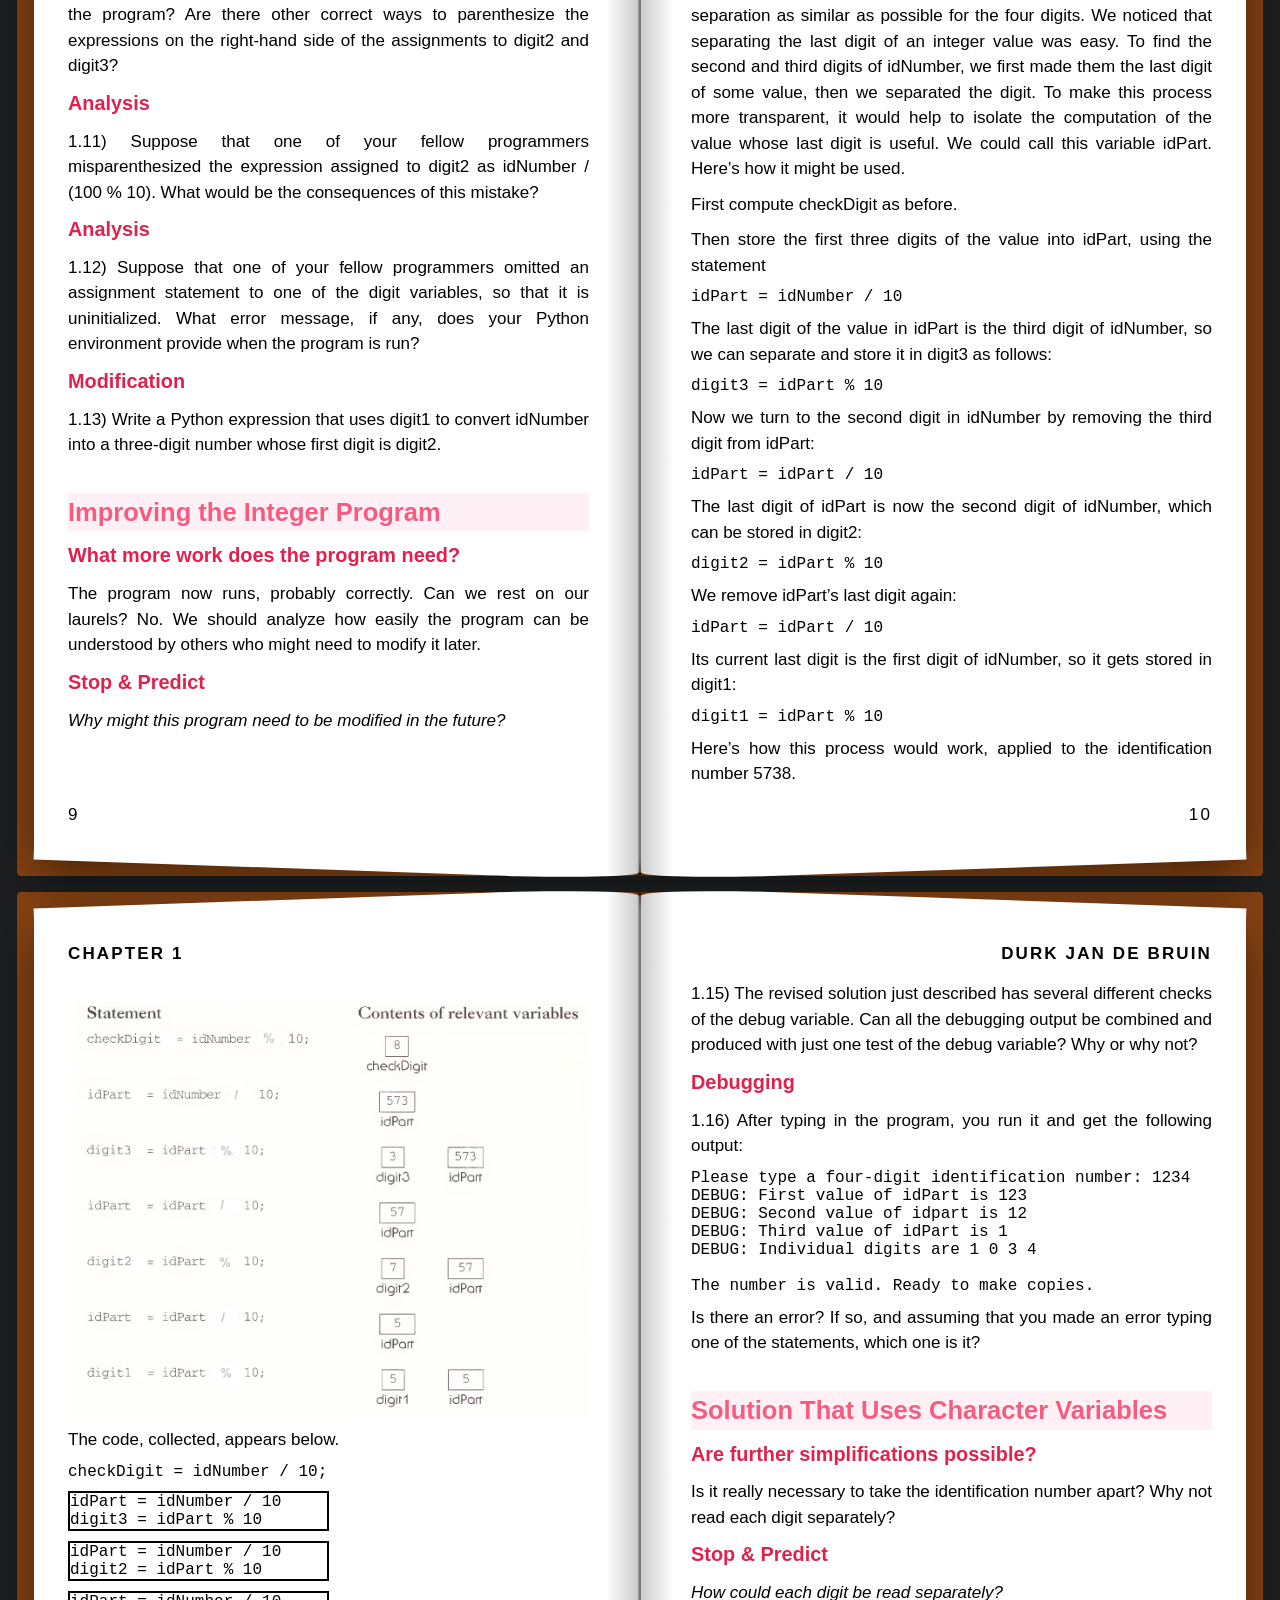
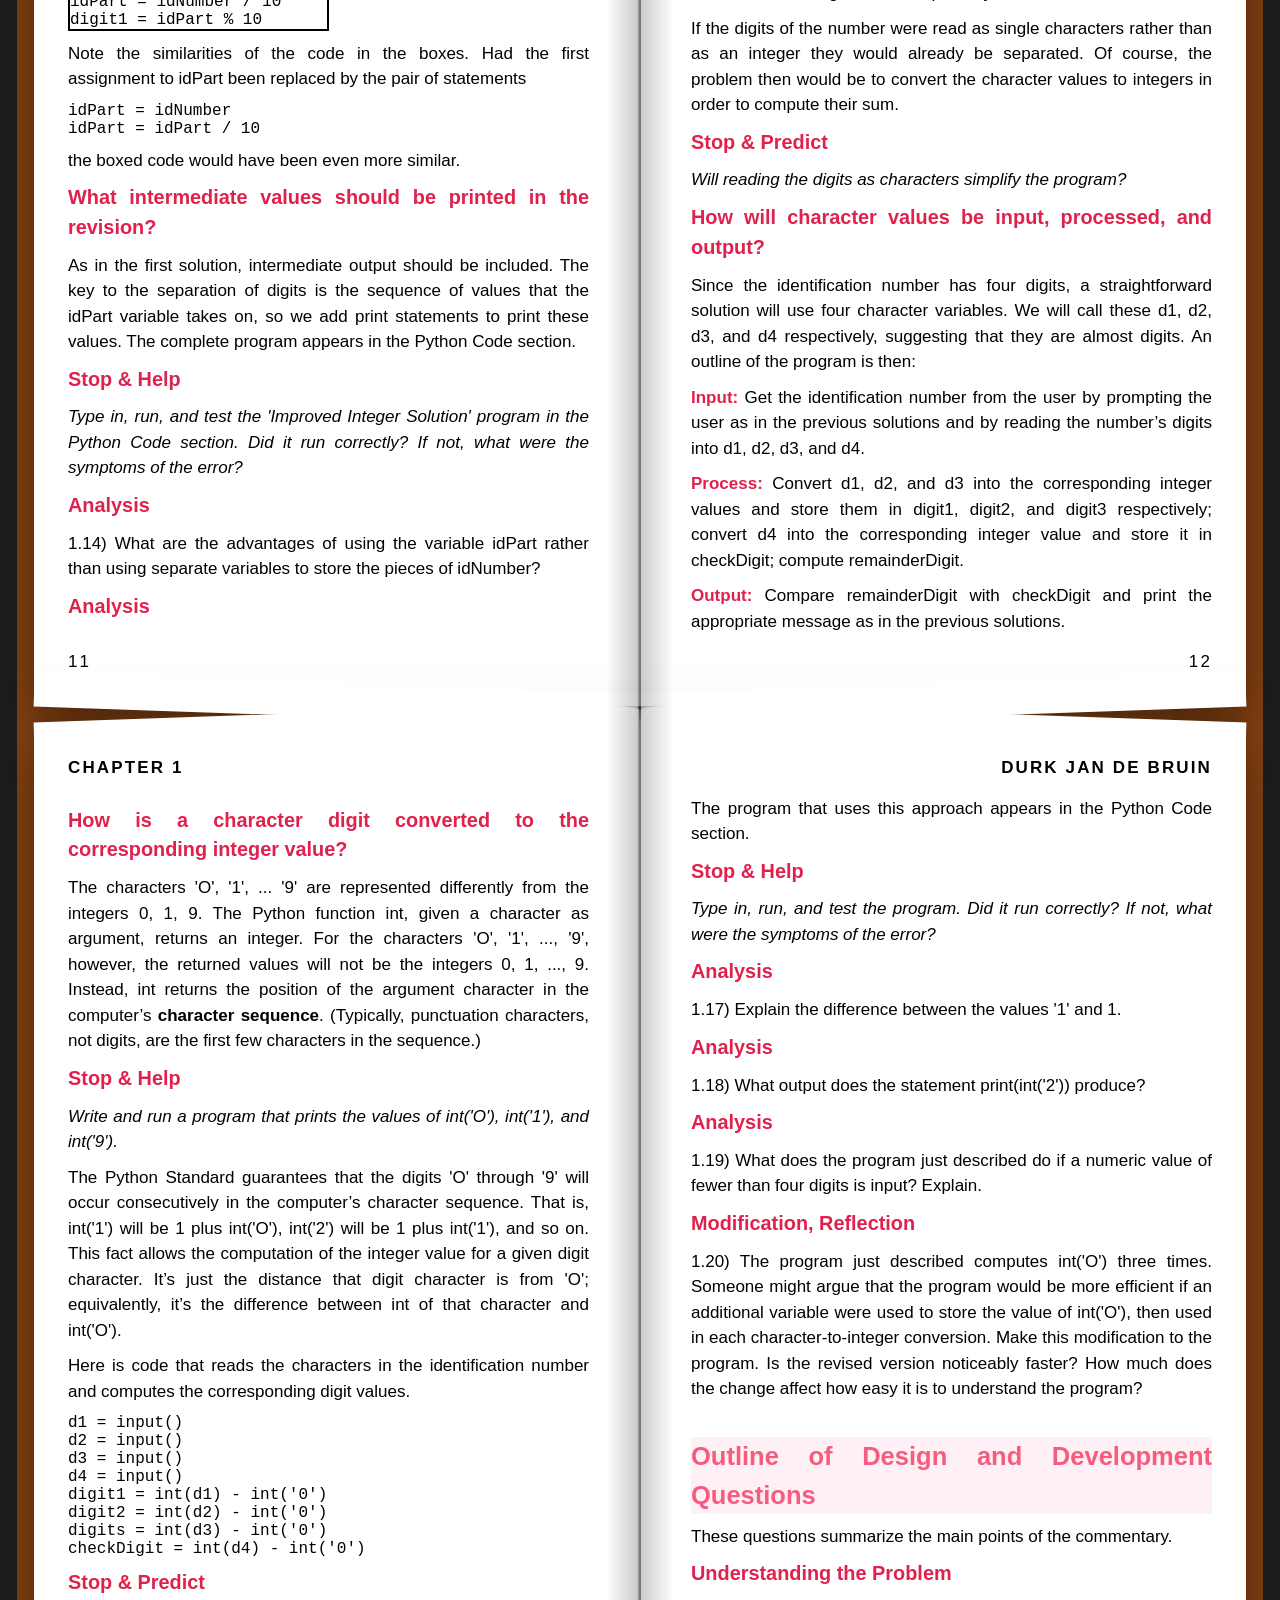
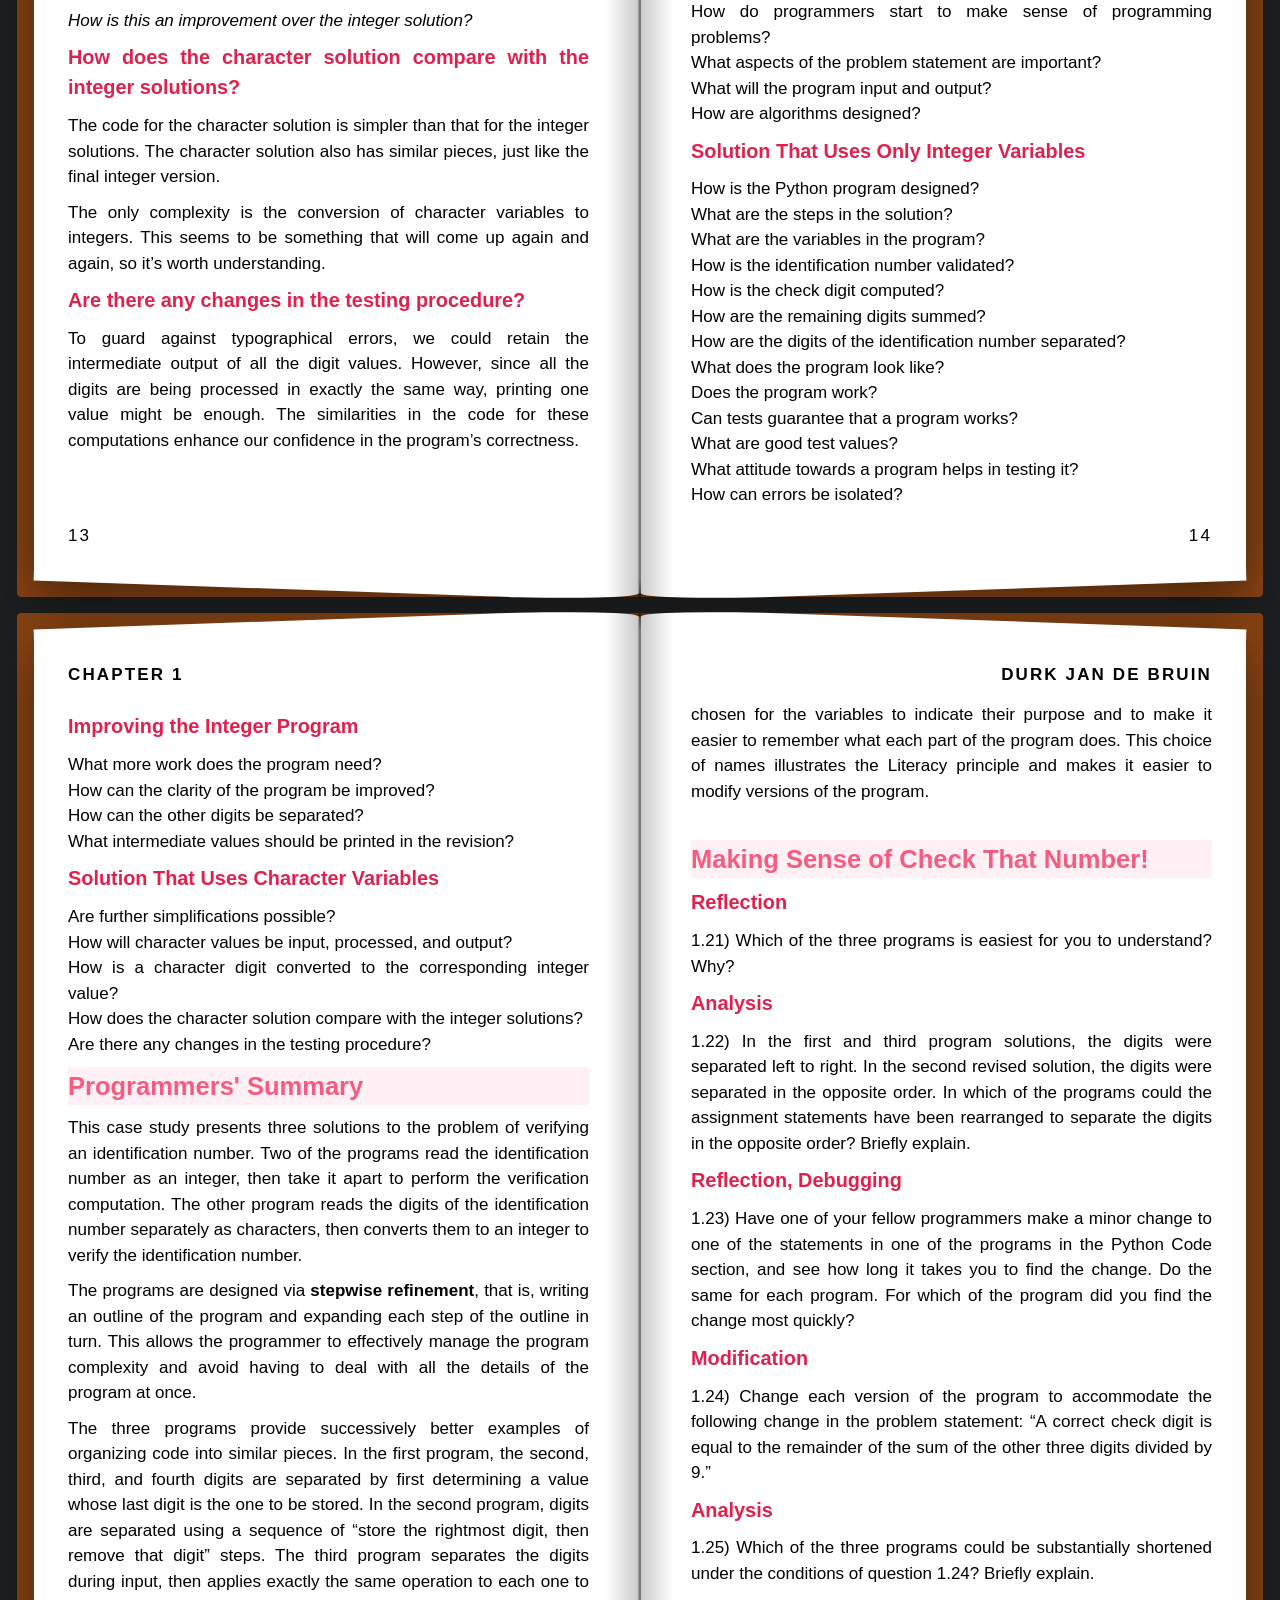
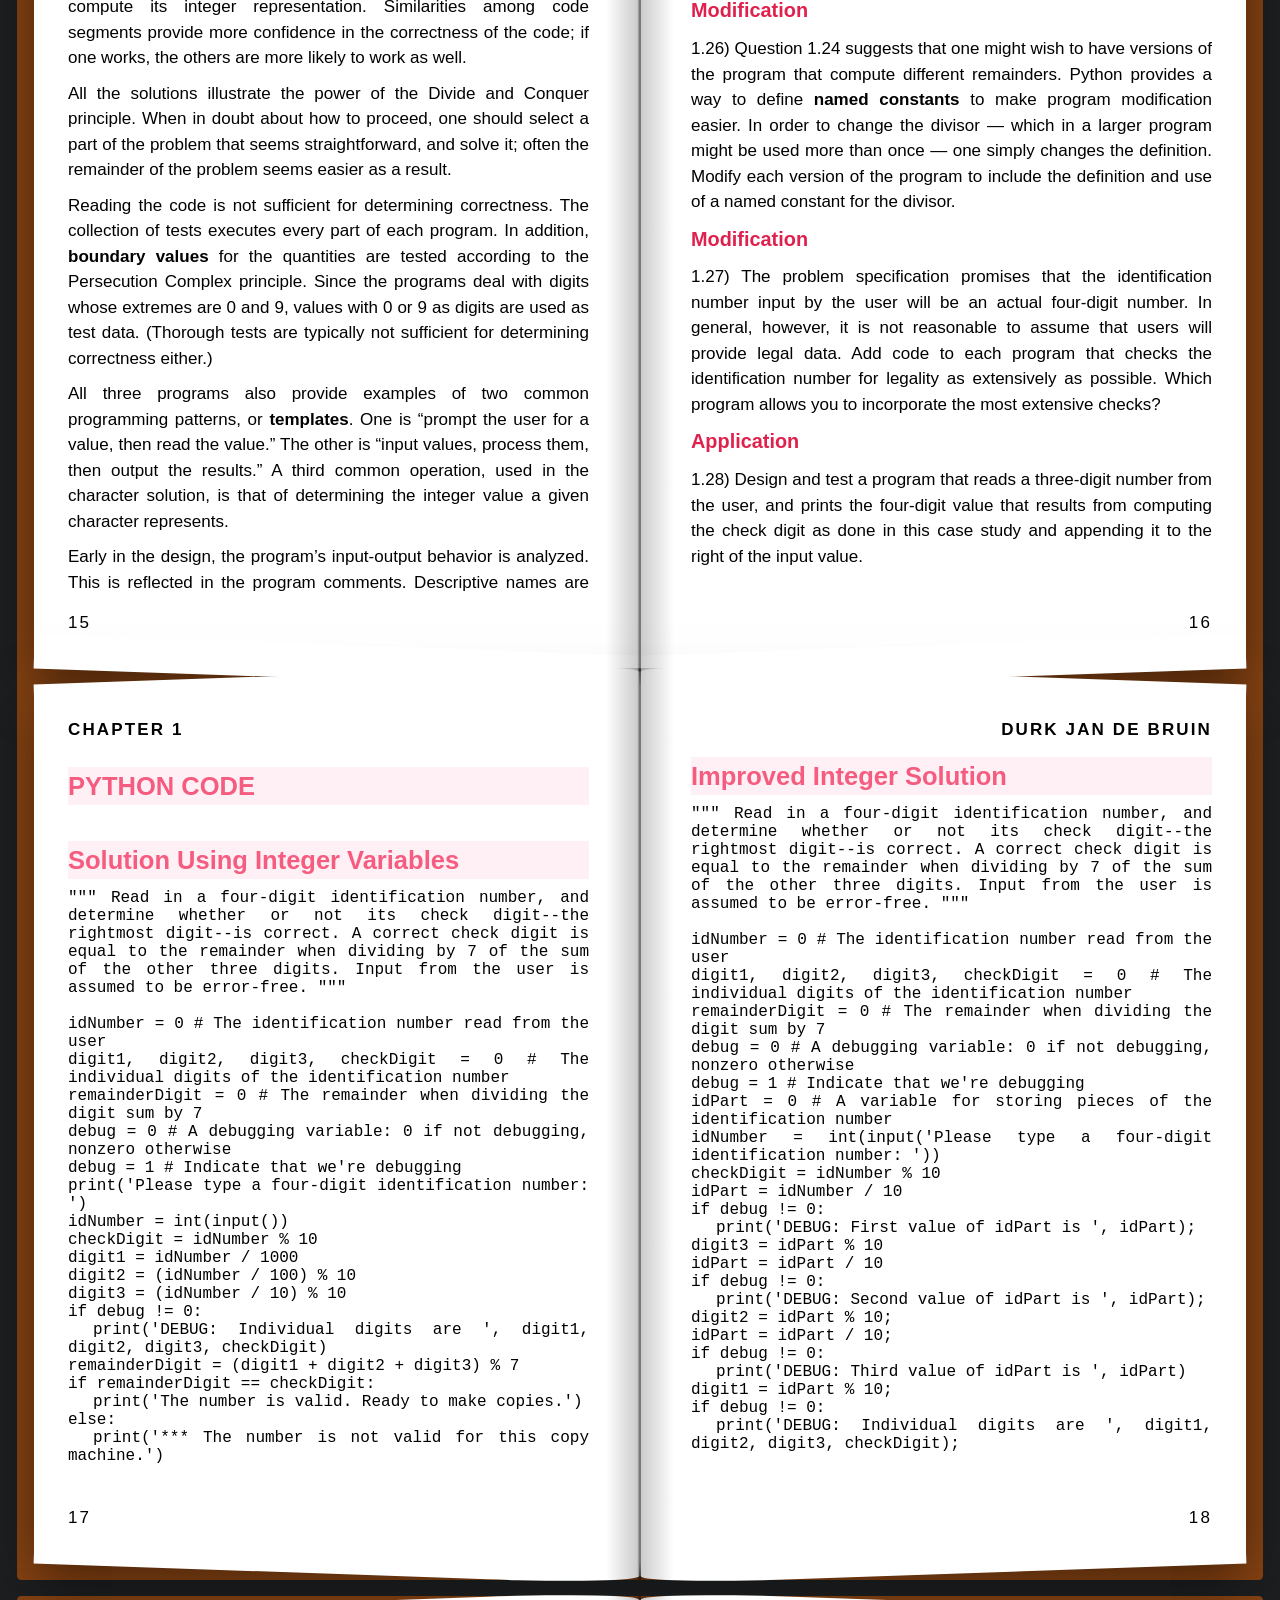
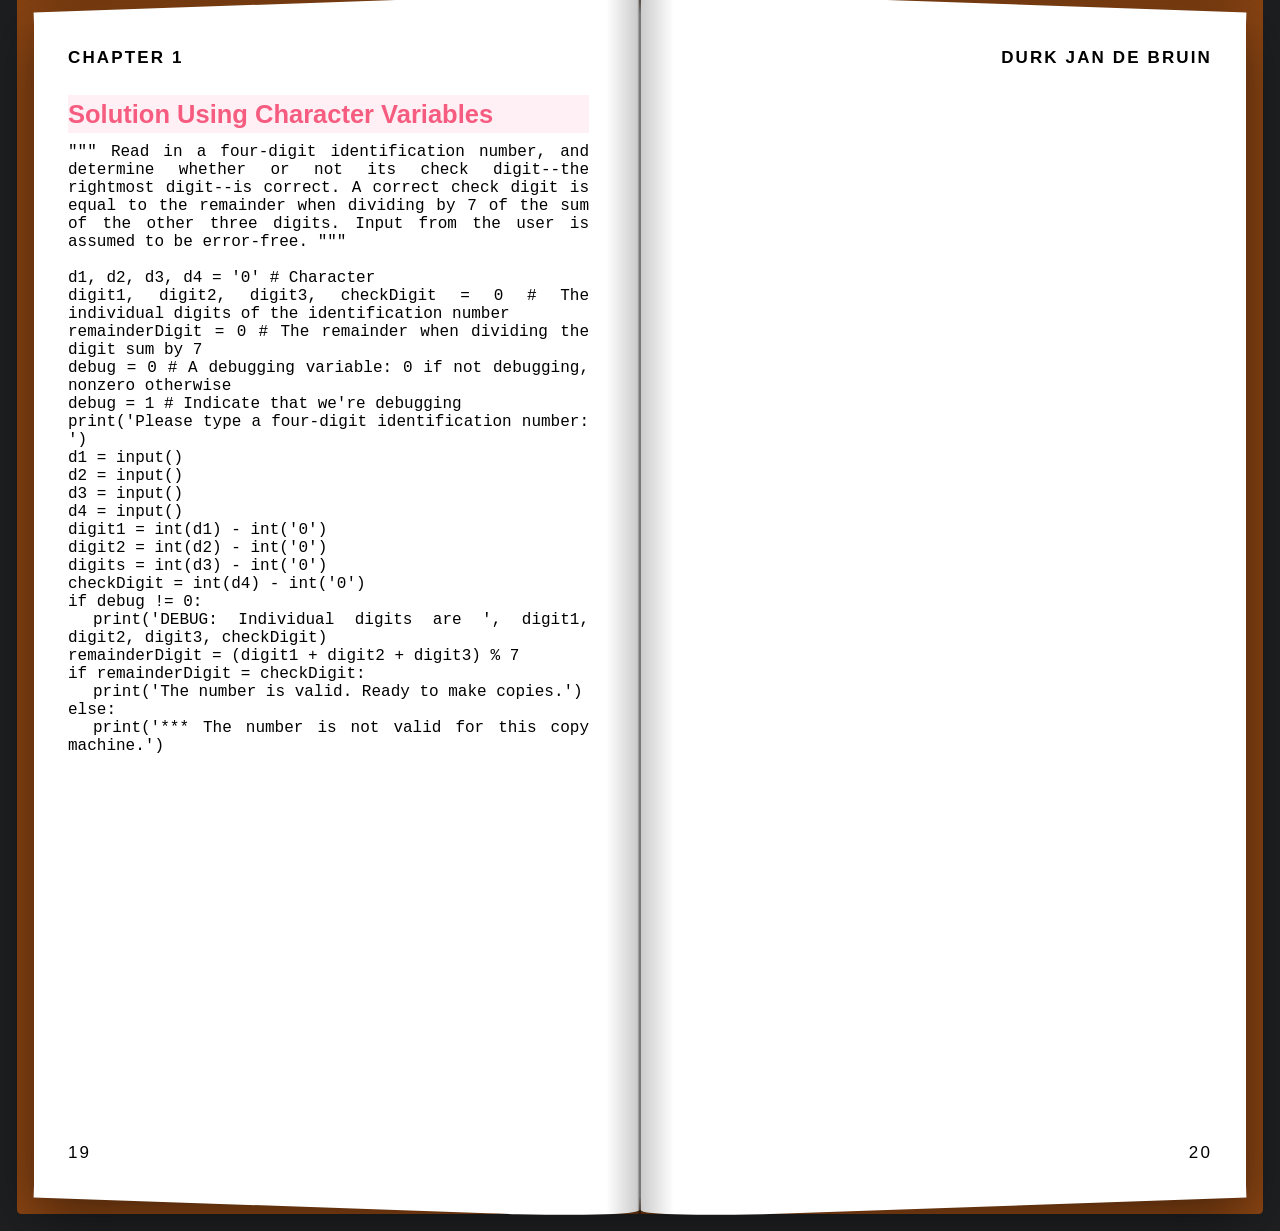
<file: CHAPTER 1/Chapter1.html>
<html>
<head>
	<link rel="stylesheet" type="text/css" href="style.css">
    <title>Chapter 1</title>
</head>
<body>
<div id="wrapper">
    <div id="container">

        <section class="open-book">
            <header>
                <h1>Chapter 1</h1>
                <h6>Durk Jan de Bruin</h6>
            </header>
            <article>
                <h2 class="chapter-title">CHECK THAT NUMBER!</h2>

                <div>
                	<img src="chapter1.png" style="width: 100%">
                </div>
                
                
                <p>
                    More and more activities are controlled by numbers every day. Now we have numeric codes to get money, to register for class, to access a phone company, to arm an alarm system, or to use a copy machine. Computers often validate these numbers. This case study describes a program that validates numbers for a copy machine.
                </p>
                <br />
                <h2 style="color: #f55c7f;background: lavenderblush;">Problem Statement</h2>
                <p>
                	Write a program that determines whether identification numbers typed by users of a photocopier are valid, and prints appropriate messages.
                </p>
                <p>
	                The program should assume that the input consists of 
	                <img src="calc.png" style="float: right;width: 20%;margin-left: 15px;">
	                one line containing (only) a four-digit identification number. For testing purposes, the program should prompt for input and print the output. Assume that the tested program, with input and output procedure calls appropriately replaced, will become the processor for a photocopier whose display panel is similar to the illustration. 
            	</p>
                <p>
                	The program should prompt the user for a four-digit identification number, read the number, and determine whether it is valid. Valid numbers have a correct “check digit.” The check digit for an identification number is its rightmost digit; a correct check digit is equal to the remainder of the sum of the other three digits divided by 7. 
                </p>
                <p>
                	The program should print one of the following messages after verifying the number:
                </p>
                <p style="font:16px 'Courier New';">
                	The number is valid. Ready to make copies.
                	<br />
					<span style="color: black;">Or</span>
					<br/>
					*** The number is not valid for this copy machine.
                </p>
                <h3 style="color: #e0214d;">Analysis</h3>
                <p>
                	1.1)	Does the identification number 4150 have a correct check digit?
                </p>
                <h3 style="color: #e0214d;"><span style='font-size:20px;'>&#931;</span> Analysis</h3>
                <p>
					1.2)	Suppose a correct check digit were determined by dividing the sum of the first three digits by 3 rather than 7. Determine a four-digit value whose check digit would be correct in either system.
                </p>
                <h3 style="color: #e0214d;">Application</h3>
                <p>
					1.3)	How does the inclusion of a check digit in the identification number help protect against illegal use of the copier? Do some research to determine if commonly used identification numbers, like credit card numbers or Social Security numbers, include a check digit.
                </p>
                <br />
                <h2 style="color: #f55c7f;background: lavenderblush;">Preparation</h2>
                <p>
                	The reader is expected to be familiar with the heading for a Python program, variable declarations, and the print and input functions. This case study introduces the use variables of type integer and char, the division and modulo operators, assignment statements, the print function, and the if statement.
                </p>
                <br />
                

            </article>
            <footer>
                <ol id="page-numbers">
                    <li>1</li>
                    <li>2</li>
                </ol>
            </footer>
        </section>


        <section class="open-book" style="margin-top: 50px;">
            <header>
                <h1>Chapter 1</h1>
                <h6>Durk Jan de Bruin</h6>
            </header>
            <article>
                
            	<h2 style="color: #f55c7f;background: lavenderblush;">Understanding the Problem</h2>
                <h3 style="color: #e0214d;">How do programmers start to make sense of problem statements?</h3>
                <p>
                	Understanding a programming problem involves at least making sense of the problem statement, identifying the input and output behavior of the desired program, and designing an algorithm that solves the problem.
                </p>
                <h3 style="color: #e0214d;">Stop & Predict </h3>
                <p>
                	What words in the problem statement seem to have special meanings for programmers?
                </p>
                <h3 style="color: #e0214d;">What aspects of the problem statement are important? </h3>
                <p>
                	Interpreting a problem statement or specification often requires understanding special programming terms that may have different meanings from their standard English usage. For example, the Check That Number! problem statement uses the term <b>print</b>, which in computer jargon means to print a message that asks for a response from the user.
                </p>
                <p>
                	To understand a problem statement it often helps to restate the problem in more familiar language. For example, the Check That Number! program should print a message asking the user for a four-digit identification number, read in the number that the user types, determine the check digit, compare it to what the check digit is supposed to be, and print a message saying whether or not the number is valid.
                </p>

                <h3 style="color: #e0214d;">What will the program input and output? </h3>
                <p>
                	Translating the problem specification into the desired <b>input-output behavior </b> clarifies what the program accomplishes. It involves answering three questions: What input for the program is legal? What output is desired for legal input? What behavior is desired for illegal input?
                </p>

                <p>
                    The problem statement indicates that the input will be a non-negative four-digit number. That means values like -1437, 28, ABC, and 3P0 will not be input, so the program need not check for them. It is not clear whether a value less than 1000 qualifies as a four-digit number. 0012 has four digits and would be punched into the keyboard in that way; however, 0012 has the same value as 12. We will infer from the intended use of the program that 0012 is allowable input and 12 is not.
                </p>
                <p>
                	As for the output, it will be one of the two messages given in the problem statement. The output will be determined by examining the input value, viewed as a two-piece value, as shown below.
                </p>
                <img src="input.png" style="display: block;width: 40%;">
                <h3 style="color: #e0214d;">Stop & Predict </h3>
                <p>
                	What form should the input and output messages take?
                </p>
                <p>
                	Note that the problem statement has not specified the exact format of the prompt. It makes sense, however, for the request for input and the user’s input itself to be on the same line and for the output message to be on the line that immediately follows. The request for input should also tell the user as precisely as possible what he or she is supposed to type.
                </p>
                <p>
                	Here are some sample interactions with the program, with the user’s input shown in boldface:
                </p>
                <p style="font:16px 'Courier New';">
                	Please type a four-digit identification number: 5739 
                	<br>*** The number is not valid for this copy machine.
					<br>Please type a four-digit identification number: 5731 
					<br>The number is valid. Ready to make copies.
                	
                </p>
                <h3 style="color: #e0214d;">How are algorithms designed?</h3>
                <p>
                	Solving the problem involves designing an <b>algorithm</b> for the solution, namely a solution outline that can be straightforwardly translated into a Python program that satisfies the specifications.
                </p>
                <h3 style="color: #e0214d;">Reflection</h3>
                <p>
                	1.4) How would you benefit from restating the problem and specifying the input and output before starting to write the code for the solution? To answer this question, consider how well you have done in situations where you had to interpret a specification and produce an answer based on the specification. How much clarification did you need? Did you ever misinterpret the question?
                </p>
                <h3 style="color: #e0214d;">Analysis</h3>
                <p>
                	1.5) Try to convince a fellow programmer that a value like 28 is a four digit number and should be allowable input.
                </p>
                <h3 style="color: #e0214d;">Application, Analysis</h3>
                <p>
                	1.6) In what ways is the output specification incomplete? Describe a situation in which deviating from the desired output format in subtle ways could have serious consequences.
                </p>
                <h3 style="color: #e0214d;">Analysis</h3>
                <p>
                	1.7) What could be the consequences of producing extra output beyond what is requested in the specification?
                </p>

            </article>
            <footer>
                <ol id="page-numbers">
                    <li>3</li>
                    <li>4</li>
                </ol>
            </footer>
        </section>

        <section class="open-book">
            <header>
                <h1>Chapter 1</h1>
                <h6>Durk Jan de Bruin</h6>
            </header>
            <article>
                
                <h2 style="color: #f55c7f;background: lavenderblush;">Solution That Uses Only Integer Variables</h2>
                <h3 style="color: #e0214d;">How is the Python program designed?</h3>
                <p>
                	Terms used in the problem statement suggest Python constructs to use in the solution:
                </p>
                <table style="font:16px 'Courier New';color: black;">
                	<tr>
                		<td>prompts the user</td>
                		<td>print()</td>
                	</tr>
                	<tr>
                		<td>reads the number</td>
                		<td>input(), with some variable representing the number</td>
                	</tr>
                	<tr>
                		<td style="width: 45%;">print one of the ... messages</td>
                		<td>print()</td>
                	</tr>
                	<tr>
                		<td>checks whether</td>
                		<td>if</td>
                	</tr>
                	
                </table>
                <h3 style="color: #e0214d;">Stop & Predict</h3>
                <p>
                	<i>Are we ready to write the code?</i>
                </p>
                <p>
                	Trying to combine the constructs into some sort of program means dealing with both Python details and the steps of the solution at the same time. We might end up wasting time writing useless Python code. To reduse confusion, we postpone the details of Python code until the main steps in the solution are worked out. A good way to identify the steps is to outline the solution.
                </p>
                <p>
                	Outlining a problem solution before turning it into Python is like outlining an essay before turning it into English prose: one arranges the big ideas without getting bogged down in the details. By dividing the problem into parts and <b>refining</b> each part of the outline in turn, there are never too many things to consider at once. Many people call this approach <b>divide and conquer.</b>
                </p>
                <h3 style="color: #e0214d;">Stop & Consider</h3>
                <p>
                	<i>Give an example of a problem that is easier to solve with a "divide and conquer" strategy than with an "all at once" strategy.</i>
                </p>
                <h3 style="color: #e0214d;">What are the steps in the solution?</h3>
                <p>
                	The problem statement describes these steps in the solution:
                </p>
                <ul>
                	<li>Prompt the user for the identification number.</li>
                	<li>Read the number.</li>
                	<li>Determine if the identification number is valid.</li>
                	<li>Print a message saying if the number is valid.</li>
                </ul>
                <p>
                	Since prompting and reading generate the input for the program, it makes sense to treat these steps as a single component of the outline:
                </p>
                <p>
                	<span style="color: #e0214d;"><b>Input:</b></span> Get the identification number from the user by (a) prompting the user and (b) reading the value.
                </p>
                <p>
                	<span style="color: #e0214d;"><b>Process:</b></span> Determine if the identification number is valid.
                </p>
                <p>
                	<span style="color: #e0214d;"><b>Output:</b></span> If the number is valid, print an appropriate message; if it is invalid, print an appropriate message.
                </p>
                <p>
                	These steps are an example of a common programming pattern: input of data values, processing of that data, and output of associated information.
                </p>
                <h3 style="color: #e0214d;">Stop & Help</h3>
                <p>
                	<i>What details are being postponed?</i>
                </p>
                <h3 style="color: #e0214d;">What are the variables in the program?</h3>
                <p>
                	Identifying and naming variables as soon as possible during program design makes it easier to devise and keep track of further steps in the solution. Variables should have names that express their purpose so that they are easy to identify in the code. Two obvious choices for variables in this program are the identification number, which we’ll call <b>idNumber</b>, and the check digit, which we’ll call <b>checkDigit</b>. Since both are numbers, it makes sense for both to be represented by integer variables.
                </p>
                <p>
                	Using these variables, we rewrite the outline as follows:
                </p>
                <p>
                	<span style="color: #e0214d;"><b>Input:</b></span> Get the identification number from the user.
                </p>
                <p style="font:16px 'Courier New';margin-left: 25px;">
                	idNumber = int(input('Please type a four-digit identification number: ')) 
				</p>
                <p>
                	<span style="color: #e0214d;"><b>Process:</b></span> Determine whether the three leftmost digits in idNumber, when summed and divided by 7, have a remainder equal to checkDigit.
                </p>
                <p>
                	<span style="color: #e0214d;"><b>Output:</b></span> If checkDigit is equal to the remainder, then
                </p>
                <p style="font:16px 'Courier New';margin-left: 25px;">
                	print('The number is valid. Ready to make copies')
				</p>
				<p>
					otherwise
				</p>
				<p style="font:16px 'Courier New';margin-left: 25px;">
                	print('*** The number is not valid for this copy machine.')
				</p>
				
                <h3 style="color: #e0214d;">How is the identification number validated?</h3>
                <p>
                	To validate the identification number we need to figure out the check digit, sum the remaining digits, and compare the remainder when the sum is divided by 7 to the check digit.
                </p>
                <h3 style="color: #e0214d;">How is the check digit computed?</h3>
                <p>
                	The problem statement says that the check digit is the rightmost digit of the identification number. The best technique for isolating this digit is to use the Python % operator, computing the remainder when dividing the identification number by 10. In Python, this computation may be done with the statement
                </p>
                <p style="font:16px 'Courier New';">
                	checkDigit = idNumber % 10;
                </p>
                <h3 style="color: #e0214d;">Stop & Consider</h3>
                <p>
                	<i>What if the leftmost digit were the check digit? How would it be separated?</i>
                </p>
                <h3 style="color: #e0214d;">How are the remaining digits summed?</h3>
                <p>
                	The problem statement says that a valid identification number has a check digit that is equal to the remainder of the sum of the other three digits in the identification number divided by 7. Thus these three digits must be separated, then added. That suggests that four more variables will be needed:
                </p>
                <p>
                	digit1, the leftmost digit of idNumber 
                	<br>digit2, the second digit 
                	<br>digit3,	the third digit
					<br>remainderDigit, the remainder when the sum of the three digits is divided by 7
                </p>

            </article>
            <footer>
                <ol id="page-numbers">
                    <li>5</li>
                    <li>6</li>
                </ol>
            </footer>
        </section>


        <section class="open-book" style="margin-top: 50px;">
            <header>
                <h1>Chapter 1</h1>
                <h6>Durk Jan de Bruin</h6>
            </header>
            <article>
            	<p>
            		The process and output steps in the outline then become
            	</p>
            	<p>
                	<span style="color: #e0214d;"><b>Process:</b></span> Separate checkDigit. Separate digit1, digit2, and digit3. Compute remainderDigit.
                </p>
                <p>
                	<span style="color: #e0214d;"><b>Output:</b></span>
                </p>
                <p style="font:16px 'Courier New';">
                	if remainderDigit == checkDigit:
					<br><span style="margin-left: 25px;">print('The number is valid. Ready to make copies.')</span> 
					<br>else:
					<br><span style="margin-left: 25px;">print('*** The number is not valid for this copier.')</span>
					
				</p>
				<h3 style="color: #e0214d;">How are the digits of the identification number separated?</h3>
				<p>
					We move on to separate the digits. We already determined the rightmost digit. The leftmost digit of a four-digit value is the number of “thousands” the value contains. In Python, we find this by using the % operator:
				</p>
				<p style="font:16px 'Courier New';">
                	digit1 = idNumber % 1000
				</p>
				<p>
					The middle digits are harder to separate.
				</p>
				<h3 style="color: #e0214d;">Stop & Predict</h3>
                <p>
                	<i>How could determining the middle digits become just like determining the leftmost and rightmost digits?</i>
                </p>
                <p>
                	A good approach is to determine some quantity for which the digit we want is the first or last digit. This is called <b>reducing the problem to a problem previously solved</b>. Then we can repeat the approach we just took to find digit1 and checkDigit. The second digit in idNumber is the rightmost digit of the number of hundreds in idNumber, that is, the right most digit of idNumber % 100. Thus in Python we have
                </p>
                <p style="font:16px 'Courier New';">
                	digit2 = (idNumber / 100) % 10;
				</p>
				<p>
					Similarly,
				</p>
				<p style="font:16px 'Courier New';">
                	digit3 = (idNumber / 10) % 10;
				</p>
				<h3 style="color: #e0214d;">What does the program look like?</h3>
				<p>
					We can put all this together into the following program.
				</p>
				<p style="font:16px 'Courier New';">
					
					idNumber, checkDigit, digit1, digit2, digit3, remainderDigit= 0<br>
					
					print('Please type a four-digit identification number: ')<br>
					idNumber = int(input())<br>
					checkDigit = idNumber % 10<br>
					digit1 = idNumber / 1000<br>
					digit2 = (idNumber / 100) % 10<br>
					digits3 = (idNumber / 10) % 10<br>
					remainderDigit = (digit1 + digit2 + digit3) % 7<br>
					if remainderDigit == checkDigit:<br>
					<span style="margin-left: 25px;">print('The number is valid. Ready to make copies.')</span><br>
					else:<br>
					<span style="margin-left: 25px;">print('*** The number is not valid for this copy machine.')</span><br>
					
				</p>
				<h3 style="color: #e0214d;">Does the program work?</h3>
				<p>
					One way to get evidence about whether or not a program works is to test it, that is, run it, provide some input, and observe the output. All programmers make errors, so testing is always necessary.
				</p>
				<h3 style="color: #e0214d;">Stop & Predict</h3>
                <p>
                	<i>What might go wrong with this program?</i>
                </p>
                <p>
                	Errors that tests might expose include typographical errors and incorrect computations. Tests can show that even straightforward programs like this one have <b>logical errors</b>.
                </p>
                <h3 style="color: #e0214d;">Can tests guarantee that a program works?</h3>
                <p>
                	Tests can also provide evidence that a program works correctly, if the program’s output matches the result of hand calculations on sufficiently well chosen values. Even seemingly convincing evidence, however, can have flaws. Sometimes complicated programs run for years before errors are detected in an unusual situation.
                </p>
                <h3 style="color: #e0214d;">Stop & Consider</h3>
                <p>
                	<i>How could a program flaw go undetected during program testing?</i>
                </p>
                <h3 style="color: #e0214d;">What are good test values?</h3>
                <p>
                	Tests should collectively execute all the code in the program. If a section of code isn’t executed, there’s no way (other than proofreading it) to tell if it works as intended. In the test runs for this program, data should include both valid and invalid identification numbers, so that both output messages get printed.
                </p>
                <h3 style="color: #e0214d;">What attitude towards a program helps in testing it?</h3>
                <p>
                	A helpful attitude to adopt when testing a program is to imagine oneself as an opponent, trying to break it. Of course “typical” numbers should be tested. To break a program, however, the best values are usually those that push it to its limits in some way. Such values are called <b>extreme values</b> or <b>boundary values</b>. Examples for this program would be values where one or more of the digits are 0 or 9.
                </p>
                <p>
                	Whatever the test values, it is good to figure out ahead of time what answers to expect, so discrepancies stick out.
                </p>
                <h3 style="color: #e0214d;">How can errors be isolated?</h3>
                <p>
                	Errors tend to occur in the complicated parts of the program. It helps to print intermediate results to see how the computation is going. Here, the code in which the digits are separated is the most complicated. Thus the values of digit1, digit2, and digit3 should be printed.
                </p>

            </article>
            <footer>
                <ol id="page-numbers">
                    <li>7</li>
                    <li>8</li>
                </ol>
            </footer>
        </section>

        <section class="open-book">
            <header>
                <h1>Chapter 1</h1>
                <h6>Durk Jan de Bruin</h6>
            </header>
            <article>
                <h3 style="color: #e0214d;">Stop & Help</h3>
                <p>
                	<i>Should the value of remainderDigit and checkDigit also be printed? Why or why not?</i>
                </p>
                <p>
                	To produce this output, we add print statements to the program before the if statement. The output is labeled clearly as intermediate debugging results. Before releasing a “production” version of the program, we would either remove the intermediate output code (in general, not a good idea) or surround it by an if statement that only prints debugging output if a debugging variable has an appropriate value.
                </p>
                <p>
                	The complete program, including the statements that produce debugging output, appears in the Python Code section.
                </p>
                <h3 style="color: #e0214d;">Stop & Help</h3>
                <p>
                	<i>Type in, run, and test the first program in the Python Code section. Did it run correctly? If not, what were the symptoms of the error?</i>
                </p>
                <h3 style="color: #e0214d;">Reflection</h3>
                <p>
                	1.8) How did postponing the details make this problem easier to solve?
                </p>

                <h3 style="color: #e0214d;">Reflection</h3>
                <p>
                	1.9) What parts of the solution helped you understand how to solve programming problems? What parts would you do differently?
                </p>
                <h3 style="color: #e0214d;">Analysis</h3>
                <p>
                	1.10) Are the parentheses necessary in the digit separation code in the program? Are there other correct ways to parenthesize the expressions on the right-hand side of the assignments to digit2 and digit3?
                </p>
                <h3 style="color: #e0214d;">Analysis</h3>
                <p>
                	1.11) Suppose that one of your fellow programmers misparenthesized the expression assigned to digit2 as idNumber / (100 % 10). What would be the consequences of this mistake?
                </p>
                <h3 style="color: #e0214d;">Analysis</h3>
                <p>
                	1.12) Suppose that one of your fellow programmers omitted an assignment statement to one of the digit variables, so that it is uninitialized. What error message, if any, does your Python environment provide when the program is run?
                </p>
                <h3 style="color: #e0214d;">Modification</h3>
                <p>
                	1.13) Write a Python expression that uses digit1 to convert idNumber into a three-digit number whose first digit is digit2.
                </p>
                <br>
                <h2 style="color: #f55c7f;background: lavenderblush;">Improving the Integer Program</h2>
                <h3 style="color: #e0214d;">What more work does the program need?</h3>
                <p>
                	The program now runs, probably correctly. Can we rest on our laurels? No. We should analyze how easily the program can be understood by others who might need to modify it later.
                </p>
                <h3 style="color: #e0214d;">Stop & Predict</h3>
                <p>
                	<i>Why might this program need to be modified in the future?</i>
                </p>
                <p>
                	Typically, programs are used by a number of people. Often users point out problems that were not anticipated by the programmer. In addition, this program may need to be changed if the copy machine is redesigned.
                </p>
                <p>
                	Thus a program should be written as clearly as possible, so that modifications are easy to make. Both the original programmer and a new programmer who might work on the program will have an easier time if the program is written to communicate its purpose and design clearly.
                </p>
                <h3 style="color: #e0214d;">Stop & Help</h3>
                <p>
                	<i>Why might the original programmer benefit from a clearly written program?</i>
                </p>
                <h3 style="color: #e0214d;">How can the clarity of the program be improved?</h3>
                <p>
                	The most complicated part of the program is the section where the digits are separated. This code uses combinations of % and / that any programmer would have to examine closely. Perhaps it can be simplified.
                </p>
                <p>
                	One way to simplify code is to break it into smaller pieces. Another way is to make the pieces as similar as possible. With similar pieces, if one of the pieces is understood, then the others are too.
                </p>
                <h3 style="color: #e0214d;">Stop & Predict</h3>
                <p>
                	<i>What parts of the program resemble one another?</i>
                </p>
                <h3 style="color: #e0214d;">How can the other digits be separated?</h3>
                <p>
                	Thus one way to make the code clearer is to make the digit separation as similar as possible for the four digits. We noticed that separating the last digit of an integer value was easy. To find the second and third digits of idNumber, we first made them the last digit of some value, then we separated the digit. To make this process more transparent, it would help to isolate the computation of the value whose last digit is useful. We could call this variable idPart. Here’s how it might be used.
                </p>
                <p>
                	First compute checkDigit as before.
                </p>
                <p>
                	Then store the first three digits of the value into idPart, using the statement
                </p>
                <p style="font:16px 'Courier New';">
                	idPart = idNumber / 10
				</p>
				<p>
					The last digit of the value in idPart is the third digit of idNumber, so we can separate and store it in digit3 as follows:
				</p>
				<p style="font:16px 'Courier New';">
                	digit3 = idPart % 10
				</p>
				<p>
					Now we turn to the second digit in idNumber by removing the third digit from idPart:
				</p>
				<p style="font:16px 'Courier New';">
                	idPart = idPart / 10
				</p>
				<p>
					The last digit of idPart is now the second digit of idNumber, which can be stored in digit2:
				</p>
				<p style="font:16px 'Courier New';">
                	digit2 = idPart % 10
				</p>
				<p>
					We remove idPart’s last digit again:
				</p>
				<p style="font:16px 'Courier New';">
                	idPart = idPart / 10
				</p>
				<p>
					Its current last digit is the first digit of idNumber, so it gets stored in digit1:
				</p>
				<p style="font:16px 'Courier New';">
                	digit1 = idPart % 10
				</p>
				<p>
					Here’s how this process would work, applied to the identification number 5738.
				</p>

            </article>
            <footer>
                <ol id="page-numbers">
                    <li>9</li>
                    <li>10</li>
                </ol>
            </footer>
        </section>


        <section class="open-book" style="margin-top: 50px;">
            <header>
                <h1>Chapter 1</h1>
                <h6>Durk Jan de Bruin</h6>
            </header>
            <article>
            	<div>
					<img src="state1.png" style="width: 100%">
				</div>
				<p>
					The code, collected, appears below.
				</p>
				<p style="font:16px 'Courier New';">
                	checkDigit = idNumber / 10;
				</p>
				<p style="color: #e0214d;">
                	<div style="border: 2px solid black;font:16px 'Courier New';width: 50%;margin-left: 0px;">idPart = idNumber / 10<br>
					digit3 = idPart % 10
					</div>
					<div style="border: 2px solid black;font:16px 'Courier New';width: 50%;margin-left: 0px;">idPart = idNumber / 10<br>
					digit2 = idPart % 10
					</div>
					<div style="border: 2px solid black;font:16px 'Courier New';width: 50%;margin-left: 0px;">idPart = idNumber / 10<br>
					digit1 = idPart % 10
					</div>
					
				</p>
				<p>
					Note the similarities of the code in the boxes. Had the first assignment to idPart been replaced by the pair of statements
				</p>
				<p style="font:16px 'Courier New';">
                	idPart = idNumber 
                	<br>idPart = idPart / 10
				</p>
				<p>
					the boxed code would have been even more similar.
				</p>
				<h3 style="color: #e0214d;">What intermediate values should be printed in the revision?</h3>
				<p>
					As in the first solution, intermediate output should be included. The key to the separation of digits is the sequence of values that the idPart variable takes on, so we add print statements to print these values. The complete program appears in the Python Code section.
				</p>
				<h3 style="color: #e0214d;">Stop & Help</h3>
                <p>
                	<i>Type in, run, and test the 'Improved Integer Solution' program in the Python Code section. Did it run correctly? If not, what were the symptoms of the error?</i>
                </p>
                <h3 style="color: #e0214d;">Analysis</h3>
                <p>
                	1.14) What are the advantages of using the variable idPart rather than using separate variables to store the pieces of idNumber?
                </p>
                <h3 style="color: #e0214d;">Analysis</h3>
                <p>
                	1.15) The revised solution just described has several different checks of the debug variable. Can all the debugging output be combined and produced with just one test of the debug variable? Why or why not?
                </p>
                <h3 style="color: #e0214d;">Debugging</h3>
                <p>
                	1.16) After typing in the program, you run it and get the following output:
                </p>
                <p style="font:16px 'Courier New';">
                	Please type a four-digit identification number: 1234<br>
					DEBUG: First value of idPart is 123<br>
					DEBUG: Second value of idpart is 12<br>
					DEBUG: Third value of idPart is 1<br>
					DEBUG: Individual digits are 1 0 3 4<br><br>
					The number is valid. Ready to make copies.
				</p>
				<p>
					Is there an error? If so, and assuming that you made an error typing one of the statements, which one is it?
				</p>
				<br>
				<h2 style="color: #f55c7f;background: lavenderblush;">Solution That Uses Character Variables</h2>
				<h3 style="color: #e0214d;">Are further simplifications possible?</h3>
				<p>
					Is it really necessary to take the identification number apart? Why not read each digit separately?
				</p>
				<h3 style="color: #e0214d;">Stop & Predict</h3>
                <p>
                	<i>How could each digit be read separately?</i>
                </p>
                <p>
                	If the digits of the number were read as single characters rather than as an integer they would already be separated. Of course, the problem then would be to convert the character values to integers in order to compute their sum.
                </p>
                <h3 style="color: #e0214d;">Stop & Predict</h3>
                <p>
                	<i>Will reading the digits as characters simplify the program?</i>
                </p>
                <h3 style="color: #e0214d;">How will character values be input, processed, and output?</h3>
                <p>
                	Since the identification number has four digits, a straightforward solution will use four character variables. We will call these d1, d2, d3, and d4 respectively, suggesting that they are almost digits. An outline of the program is then:
                </p>

                <p>
                	<span style="color: #e0214d;"><b>Input:</b></span> Get the identification number from the user by prompting the user as in the previous solutions and by reading the number’s digits into d1, d2, d3, and d4.
                </p>
                <p>
                	<span style="color: #e0214d;"><b>Process:</b></span> Convert d1, d2, and d3 into the corresponding integer values and store them in digit1, digit2, and digit3 respectively; convert d4 into the corresponding integer value and store it in checkDigit; compute remainderDigit.
                </p>
                <p>
                	<span style="color: #e0214d;"><b>Output:</b></span> Compare remainderDigit with checkDigit and print the appropriate message as in the previous solutions.
                </p>
            </article>
            <footer>
                <ol id="page-numbers">
                    <li>11</li>
                    <li>12</li>
                </ol>
            </footer>
        </section>

        <section class="open-book">
            <header>
                <h1>Chapter 1</h1>
                <h6>Durk Jan de Bruin</h6>
            </header>
            <article>
            	<h3 style="color: #e0214d;">How is a character digit converted to the corresponding integer value?</h3>
            	<p>
            		The characters 'O', '1', ... '9' are represented differently from the integers 0, 1, 9. The Python function int, given a character as argument, returns an integer. For the characters 'O', '1', ..., '9', however, the returned values will not be the integers 0, 1, ..., 9. Instead, int returns the position of the argument character in the computer’s <b>character sequence</b>. (Typically, punctuation characters, not digits, are the first few characters in the sequence.)
            	</p>
            	<h3 style="color: #e0214d;">Stop & Help</h3>
                <p>
                	<i>Write and run a program that prints the values of int('O'), int('1'), and int('9').</i>
                </p>
                <p>
                	The Python Standard guarantees that the digits 'O' through '9' will occur consecutively in the computer’s character sequence. That is, int('1') will be 1 plus int('O'), int('2') will be 1 plus int('1'), and so on. This fact allows the computation of the integer value for a given digit character. It’s just the distance that digit character is from 'O'; equivalently, it’s the difference between int of that character and int('O').
                </p>
                <p>
                	Here is code that reads the characters in the identification number and computes the corresponding digit values.
                </p>
                <p style="font:16px 'Courier New';">
                	d1 = input()<br>
                	d2 = input()<br>
                	d3 = input()<br>
                	d4 = input()<br>
                	digit1 = int(d1) - int('0') <br>
                	digit2 = int(d2) - int('0') <br>
                	digits = int(d3) - int('0') <br>
                	checkDigit = int(d4) - int('0')
				</p>
				<h3 style="color: #e0214d;">Stop & Predict</h3>
                <p>
                	<i>How is this an improvement over the integer solution?</i>
                </p>
                <h3 style="color: #e0214d;">How does the character solution compare with the integer solutions?</h3>
                <p>
                	The code for the character solution is simpler than that for the integer solutions. The character solution also has similar pieces, just like the final integer version.
                </p>
                <p>
                	The only complexity is the conversion of character variables to integers. This seems to be something that will come up again and again, so it’s worth understanding.
                </p>
                <h3 style="color: #e0214d;">Are there any changes in the testing procedure?</h3>
                <p>
                	To guard against typographical errors, we could retain the intermediate output of all the digit values. However, since all the digits are being processed in exactly the same way, printing one value might be enough. The similarities in the code for these computations enhance our confidence in the program’s correctness.
                </p>
                <p>
                	The program that uses this approach appears in the Python Code section.
                </p>
                <h3 style="color: #e0214d;">Stop & Help</h3>
                <p>
                	<i>Type in, run, and test the program. Did it run correctly? If not, what were the symptoms of the error?</i>
                </p>
                <h3 style="color: #e0214d;">Analysis</h3>
                <p>
                	1.17) Explain the difference between the values '1' and 1.
                </p>
                <h3 style="color: #e0214d;">Analysis</h3>
                <p>
                	1.18) What output does the statement print(int('2')) produce?
                </p>
                <h3 style="color: #e0214d;">Analysis</h3>
                <p>
                	1.19) What does the program just described do if a numeric value of fewer than four digits is input? Explain.
                </p>
                <h3 style="color: #e0214d;">Modification, Reflection</h3>
                <p>
                	1.20) The program just described computes int('O') three times. Someone might argue that the program would be more efficient if an additional variable were used to store the value of int('O'), then used in each character-to-integer conversion. Make this modification to the program. Is the revised version noticeably faster? How much does the change affect how easy it is to understand the program?
                </p>
                <br>
                <h2 style="color: #f55c7f;background: lavenderblush;">Outline of Design and Development Questions</h2>
                <p>
                	These questions summarize the main points of the commentary.
                </p>
                <h3 style="color: #e0214d;">Understanding the Problem</h3>
                <p>
                	How do programmers start to make sense of programming problems?<br>
                	What aspects of the problem statement are important?<br>
					What will the program input and output?<br>
					How are algorithms designed?
                </p>
                <h3 style="color: #e0214d;">Solution That Uses Only Integer Variables</h3>
                <p>
                	How is the Python program designed?<br>
					What are the steps in the solution?<br>
					What are the variables in the program?<br>
					How is the identification number validated?<br>
					How is the check digit computed?<br>
					How are the remaining digits summed?<br>
					How are the digits of the identification number separated?<br>
					What does the program look like?<br>
					Does the program work?<br>
					Can tests guarantee that a program works?<br>
					What are good test values?<br>
					What attitude towards a program helps in testing it?<br>
					How can errors be isolated?
                </p>

            </article>
            <footer>
                <ol id="page-numbers">
                    <li>13</li>
                    <li>14</li>
                </ol>
            </footer>
        </section>


        <section class="open-book" style="margin-top: 50px;">
            <header>
                <h1>Chapter 1</h1>
                <h6>Durk Jan de Bruin</h6>
            </header>
            <article>
            	<h3 style="color: #e0214d;">Improving the Integer Program</h3>
            	<p>
            		What more work does the program need?<br>
					How can the clarity of the program be improved?<br>
					How can the other digits be separated?<br>
					What intermediate values should be printed in the revision?
            	</p>
            	<h3 style="color: #e0214d;">Solution That Uses Character Variables</h3>
            	<p>
            		Are further simplifications possible?<br>
					How will character values be input, processed, and output?<br>
					How is a character digit converted to the corresponding integer value? <br>
					How does the character solution compare with the integer solutions? <br>
					Are there any changes in the testing procedure?
            	</p>
            	<h2 style="color: #f55c7f;background: lavenderblush;">Programmers' Summary</h2>
            	<p>
            		This case study presents three solutions to the problem of verifying an identification number. Two of the programs read the identification number as an integer, then take it apart to perform the verification computation. The other program reads the digits of the identification number separately as characters, then converts them to an integer to verify the identification number.
            	</p>
            	<p>
            		The programs are designed via <b>stepwise refinement</b>, that is, writing an outline of the program and expanding each step of the outline in turn. This allows the programmer to effectively manage the program complexity and avoid having to deal with all the details of the program at once.
            	</p>
            	<p>
            		The three programs provide successively better examples of organizing code into similar pieces. In the first program, the second, third, and fourth digits are separated by first determining a value whose last digit is the one to be stored. In the second program, digits are separated using a sequence of “store the rightmost digit, then remove that digit” steps. The third program separates the digits during input, then applies exactly the same operation to each one to compute its integer representation. Similarities among code segments provide more confidence in the correctness of the code; if one works, the others are more likely to work as well.
            	</p>
            	<p>
            		All the solutions illustrate the power of the Divide and Conquer principle. When in doubt about how to proceed, one should select a part of the problem that seems straightforward, and solve it; often the remainder of the problem seems easier as a result.
            	</p>
            	<p>
            		Reading the code is not sufficient for determining correctness. The collection of tests executes every part of each program. In addition, <b>boundary values</b> for the quantities are tested according to the Persecution Complex principle. Since the programs deal with digits whose extremes are 0 and 9, values with 0 or 9 as digits are used as test data. (Thorough tests are typically not sufficient for determining correctness either.)
            	</p>
            	<p>
            		All three programs also provide examples of two common programming patterns, or <b>templates</b>. One is “prompt the user for a value, then read the value.” The other is “input values, process them, then output the results.” A third common operation, used in the character solution, is that of determining the integer value a given character represents.
            	</p>
            	<p>
            		Early in the design, the program’s input-output behavior is analyzed. This is reflected in the program comments. Descriptive names are chosen for the variables to indicate their purpose and to make it easier to remember what each part of the program does. This choice of names illustrates the Literacy principle and makes it easier to modify versions of the program.
            	</p>
            	<br>
            	<h2 style="color: #f55c7f;background: lavenderblush;">Making Sense of Check That Number!</h2>
            	<h3 style="color: #e0214d;">Reflection</h3>
            	<p>
            		1.21) Which of the three programs is easiest for you to understand? Why?
            	</p>
            	<h3 style="color: #e0214d;">Analysis</h3>
            	<p>
            		1.22) In the first and third program solutions, the digits were separated left to right. In the second revised solution, the digits were separated in the opposite order. In which of the programs could the assignment statements have been rearranged to separate the digits in the opposite order? Briefly explain.
            	</p>
            	<h3 style="color: #e0214d;">Reflection, Debugging</h3>
            	<p>
            		1.23) Have one of your fellow programmers make a minor change to one of the statements in one of the programs in the Python Code section, and see how long it takes you to find the change. Do the same for each program. For which of the program did you find the change most quickly?
            	</p>
            	<h3 style="color: #e0214d;">Modification</h3>
            	<p>
            		1.24) Change each version of the program to accommodate the following change in the problem statement: “A correct check digit is equal to the remainder of the sum of the other three digits divided by 9.”
            	</p>
            	<h3 style="color: #e0214d;">Analysis</h3>
            	<p>
            		1.25) Which of the three programs could be substantially shortened under the conditions of question 1.24? Briefly explain.
            	</p>
            	<h3 style="color: #e0214d;">Modification</h3>
            	<p>
            		1.26) Question 1.24 suggests that one might wish to have versions of the program that compute different remainders. Python provides a way to define <b>named constants</b> to make program modification easier. In order to change the divisor — which in a larger program might be used more than once — one simply changes the definition. Modify each version of the program to include the definition and use of a named constant for the divisor.
            	</p>
            	<h3 style="color: #e0214d;">Modification</h3>
            	<p>
            		1.27) The problem specification promises that the identification number input by the user will be an actual four-digit number. In general, however, it is not reasonable to assume that users will provide legal data. Add code to each program that checks the identification number for legality as extensively as possible. Which program allows you to incorporate the most extensive checks?
            	</p>
            	<h3 style="color: #e0214d;">Application</h3>
            	<p>
            		1.28) Design and test a program that reads a three-digit number from the user, and prints the four-digit value that results from computing the check digit as done in this case study and appending it to the right of the input value.
            	</p>

            </article>
            <footer>
                <ol id="page-numbers">
                    <li>15</li>
                    <li>16</li>
                </ol>
            </footer>
        </section>

        <section class="open-book">
            <header>
                <h1>Chapter 1</h1>
                <h6>Durk Jan de Bruin</h6>
            </header>
            <article>
            	<h2 style="color: #f55c7f;background: lavenderblush;">PYTHON CODE</h2>
            	<br>
            	<h2 style="color: #f55c7f;background: lavenderblush;">Solution Using Integer Variables</h2>
            	<p style="font:16px 'Courier New';">
            		"""
					Read in a four-digit identification number, and determine whether or not its check digit--the rightmost digit--is correct. A correct check digit is equal to the remainder when dividing by 7 of the sum of the other three digits.
					Input from the user is assumed to be error-free.
					"""<br><br>
					
					idNumber = 0 # The identification number read from the user <br>
					digit1, digit2, digit3, checkDigit = 0 # The individual digits of the identification number <br>
					remainderDigit = 0 # The remainder when dividing the digit sum by 7 <br>
					debug = 0 # A debugging variable: 0 if not debugging, nonzero otherwise <br>
					debug = 1 # Indicate that we're debugging <br>
					print('Please type a four-digit identification number: ') <br>
					idNumber = int(input()) <br>
					checkDigit = idNumber % 10 <br>
					digit1 = idNumber / 1000 <br>
					digit2 = (idNumber / 100) % 10 <br> 
					digit3 = (idNumber / 10) % 10 <br>
					if debug != 0: <br>
					<span style="margin-left: 25px;">print('DEBUG: Individual digits are ', digit1, digit2, digit3, checkDigit)</span> <br>
					remainderDigit = (digit1 + digit2 + digit3) % 7 <br>
					if remainderDigit == checkDigit: <br>
					<span style="margin-left: 25px;">print('The number is valid. Ready to make copies.')</span><br>
					else: <br>
					<span style="margin-left: 25px;">print('*** The number is not valid for this copy machine.')</span>
				</p>
				<br>
				<h2 style="color: #f55c7f;background: lavenderblush;">Improved Integer Solution</h2>
				<p style="font:16px 'Courier New';">
					"""
					Read in a four-digit identification number, and determine whether or not its check digit--the rightmost digit--is correct. A correct check digit is equal to the remainder when dividing by 7 of the sum of the other three digits.
					Input from the user is assumed to be error-free.
					"""<br><br>
					
					idNumber = 0 # The identification number read from the user <br>
					digit1, digit2, digit3, checkDigit = 0 # The individual digits of the identification number <br>
					remainderDigit = 0 # The remainder when dividing the digit sum by 7 <br>
					debug = 0 # A debugging variable: 0 if not debugging, nonzero otherwise <br>
					debug = 1 # Indicate that we're debugging <br>
					idPart = 0 # A variable for storing pieces of the identification number <br>
					
					idNumber = int(input('Please type a four-digit identification number: ')) <br>
					checkDigit = idNumber % 10 <br>
					idPart = idNumber / 10 <br>
					if debug != 0: <br>
					<span style="margin-left: 25px;">print('DEBUG: First value of idPart is ', idPart);</span> <br>
					
					digit3 = idPart % 10 <br>
					idPart = idPart / 10 <br>
					if debug != 0: <br>
					<span style="margin-left: 25px;">print('DEBUG: Second value of idPart is ', idPart);</span> <br>
					
					digit2 = idPart % 10; <br>
					idPart = idPart / 10; <br>
					if debug != 0: <br>
					<span style="margin-left: 25px;">print('DEBUG: Third value of idPart is ', idPart) </span><br>
					
					digit1 = idPart % 10; <br>
					if debug != 0: <br>
					<span style="margin-left: 25px;">print('DEBUG: Individual digits are ', digit1, digit2, digit3, checkDigit);</span>
				</p>
				<br>
				

            </article>
            <footer>
                <ol id="page-numbers">
                    <li>17</li>
                    <li>18</li>
                </ol>
            </footer>
        </section>


        <section class="open-book" style="margin-top: 50px;">
            <header>
                <h1>Chapter 1</h1>
                <h6>Durk Jan de Bruin</h6>
            </header>
            <article>
            	<h2 style="color: #f55c7f;background: lavenderblush;">Solution Using Character Variables</h2>
				<p style="font:16px 'Courier New';">
					"""
					Read in a four-digit identification number, and determine whether or not its check digit--the rightmost digit--is correct. A correct check digit is equal to the remainder when dividing by 7 of the sum of the other three digits.
					Input from the user is assumed to be error-free.
					""" <br> <br>
					
					d1, d2, d3, d4 = '0' # Character <br>
					digit1, digit2, digit3, checkDigit = 0 # The individual digits of the identification number <br>
					remainderDigit = 0 # The remainder when dividing the digit sum by 7 <br>
					debug = 0 # A debugging variable: 0 if not debugging, nonzero otherwise <br>
					debug = 1 # Indicate that we're debugging <br>
					print('Please type a four-digit identification number: ') <br>
					d1 = input() <br>
					d2 = input() <br>
					d3 = input() <br>
					d4 = input() <br>
					digit1 = int(d1) - int('0') <br>
					digit2 = int(d2) - int('0') <br>
					digits = int(d3) - int('0') <br>
					checkDigit = int(d4) - int('0') <br>
					
					if debug != 0: <br>
					<span style="margin-left: 25px;">print('DEBUG: Individual digits are ', digit1, digit2, digit3, checkDigit)</span> <br> 
					
					remainderDigit = (digit1 + digit2 + digit3) % 7 <br>
					if remainderDigit = checkDigit: <br>
					<span style="margin-left: 25px;">print('The number is valid. Ready to make copies.')</span> <br>
					else: <br>
					<span style="margin-left: 25px;">print('*** The number is not valid for this copy machine.')</span> <br>
					
				</p>
				<div style="height: 1400px;">
					
				</div>

            </article>
            <footer>
                <ol id="page-numbers">
                    <li>19</li>
                    <li>20</li>
                </ol>
            </footer>
        </section>


    </div>
</div>
</body>
</html>
</file>
<file: CHAPTER 1/style.css>
@import url(https://fonts.googleapis.com/css?family=Crimson+Text:400,700,900,400italic,700italic,900italic|Playfair+Display:400,700,900,400italic,700italic,900italic|Rock+Salt:400);

*,
:before,
:after {
    box-sizing: border-box;
}

body {
    background-color: #1d1f20;
    color: #e5e5e5;
    font: 17px/1.25 'Calibri', sans-serif;
    margin: 0;
}

#wrapper {
    margin-left: auto;
    margin-right: auto;
    max-width: 80em;
}

#container {
    float: left;
    padding: 1em;
    width: 100%;
}



/*** OPEN BOOK ***/
.open-book {
    background: #fff;
    box-shadow: rgba(0,0,0,0.5) 0 1em 3em;
    color: #000;
    padding: 2em;
}

.open-book * {
    position: relative;
}

/* Highlight */
.open-book *::-moz-selection {
    background: rgba(222,255,0,0.75);
}

.open-book *::selection {
    background: rgba(222,255,0,0.75);
}

/* Header/Footer */
.open-book header {
    padding-bottom: 1em;
}

.open-book header *,
.open-book footer * {
    /*font: 700 1em/1.25 'Playfair Display', sans-serif;*/
    letter-spacing: 0.125em;
    margin: 0;
}

.open-book header * {
    font-size: 1em;
    text-transform: uppercase;
}

.open-book footer {
    padding-top: 1em;
}

.open-book footer #page-numbers {
    display: none;
    list-style: none;
    padding: 0;
    text-align: left;
}

.open-book footer #page-numbers > li:last-child {
    text-align: right;
}

/* Chapter Title */
.open-book .chapter-title {
    background: url([data-uri]) bottom center no-repeat;
    background-size: 0.5em 0.5em;
    font: 700 7vw/1.25 'Playfair Display', sans-serif;
    letter-spacing: 0.125em;
    margin: 0 0 1em 0;
    padding: 1em 0;
    position: relative;
    text-align: center;
    text-transform: uppercase;
}

.open-book .chapter-title:before,
.open-book .chapter-title:after {
    border: solid 0 #000;
    border-width: 0.05em 0;
    bottom: calc((0.125em / 2) * 3);
    content: '';
    height: 0.15em;
    position: absolute;
    width: calc(50% - (1em / 2));
}

.open-book .chapter-title:before {
    left: 0;
}

.open-book .chapter-title:after {
    right: 0;
}

/* Body Copy */
.open-book article {
    line-height: 1.5;
}

.open-book article *:not(.chapter-title):not(hr):not(dl) {
    margin: 0 auto;
    max-width: 34em;
    text-align: justify;
    margin-top: 10px;
}

.open-book article p {
    text-indent: 2em;
}

.open-book .chapter-title + p:first-of-type {
    text-indent: 0;
}

.open-book .chapter-title + p:first-of-type:first-letter {
    float: left;
    font: 700 3em/0.65 'Playfair Display', sans-serif;
    padding: 0.15em 0.05em 0 0;
    text-transform: uppercase;
}

.open-book article > ul,
.open-book article > ol {
    padding-left: 3em;
}

.open-book article > ul ul {
    padding-left: 1em;
}

.open-book a {
    background: url([data-uri]) bottom repeat-x;
    background-size: auto 0.25em;
    color: inherit;
    text-decoration: none;
}

.open-book s,
.open-book strike {
    background: url([data-uri]) center repeat-x;
    background-size: auto 0.5em;
    color: rgba(0,0,0,0.5);
    text-decoration: none;
}

.open-book sup {
    color: #cc0000;
    font-family: 'Rock Salt', cursive;
    left: 0;
    margin-top: -1em!important;
    max-width: 100%!important;
    position: absolute;
    text-align: center;
    width: 100%;
}

.open-book mark {
    background: linear-gradient(to bottom, rgba(222,255,0,1) 0%,rgba(222,255,0,0.5) 60%,rgba(222,255,0,1) 100%);
}

.open-book mark.pink {
    background: linear-gradient(to bottom, rgba(255,69,190,1) 0%,rgba(255,107,203,0.5) 60%,rgba(255,107,203,1) 100%);
}

.open-book mark.blue {
    background: linear-gradient(to bottom, rgba(73,179,255,1) 0%,rgba(107,193,255,0.5) 60%,rgba(107,193,255,1) 100%);
}

.open-book mark.green {
    background: linear-gradient(to bottom, rgba(67,226,15,1) 0%,rgba(39,229,54,0.5) 60%,rgba(39,229,54,1) 100%);
}

.open-book mark.orange {
    background: linear-gradient(to bottom, rgba(255,134,9,1) 0%,rgba(255,177,34,0.5) 60%,rgba(255,177,34,1) 100%);
}

.open-book hr {
    background-color: #000;
    border: 0;
    height: 2px;
    margin: 1em 0;
}

.open-book dl {
    border: solid 0 #ccc;
    border-width: 0.0625em 0;
    break-inside: avoid-column;
    margin: 1em auto;
    padding: 1em 0;
}



/*** MEDIA QUERIES ***/
@media only screen and ( min-width: 50em ) {

    .open-book {
        margin: 1em;
        position: relative;
    }

    .open-book:before {
        background-color: #8B4513;
        border-radius: 0.25em;
        bottom: -1em;
        content: '';
        left: -1em;
        position: absolute;
        right: -1em;
        top: -1em;
        z-index: -1;
    }

    .open-book:after {
        background: linear-gradient(to right, transparent 0%,rgba(0,0,0,0.2) 46%,rgba(0,0,0,0.5) 49%,rgba(0,0,0,0.6) 50%,rgba(0,0,0,0.5) 51%,rgba(0,0,0,0.2) 52%,transparent 100%);
        bottom: -1em;
        content: '';
        left: 50%;
        position: absolute;
        top: -1em;
        transform: translate(-50%,0);
        width: 4em;
        z-index: 1;
    }

    .open-book > * {
        column-count: 2;
        column-gap: 6em;
        position: relative;
        z-index: 1;
    }

    /* Header/Footer */
    .open-book header:before,
    .open-book header:after,
    .open-book footer:before,
    .open-book footer:after {
        background: #fff;
        border-radius: 25%;
        content: '';
        height: 2em;
        position: absolute;
        z-index: -1;
        width: calc(50% + 2em);
    }

    .open-book header:before,
    .open-book footer:before,
    .open-book footer:after {
        border-top-left-radius: 0;
    }

    .open-book header:after,
    .open-book footer:before,
    .open-book footer:after {
        border-top-right-radius: 0;
    }

    .open-book header:before,
    .open-book header:after,
    .open-book footer:after {
        border-bottom-right-radius: 0;
    }

    .open-book header:before,
    .open-book header:after,
    .open-book footer:before {
        border-bottom-left-radius: 0;
    }

    .open-book header:before,
    .open-book header:after {
        top: -2.65em;
    }

    .open-book header:before,
    .open-book footer:before {
        right: 50%;
    }

    .open-book header:before {
        transform: rotate(-2deg);
    }

    .open-book header:after,
    .open-book footer:after {
        left: 50%;
    }

    .open-book header:after {
        transform: rotate(2deg);
    }

    .open-book footer:before,
    .open-book footer:after {
        bottom: -2.65em;
    }

    .open-book footer:before {
        transform: rotate(2deg);
    }

    .open-book footer:after {
        transform: rotate(-2deg);
    }

    .open-book header > *:last-child,
    .open-book footer > *:last-child {
        text-align: right;
    }

    .open-book footer #page-numbers {
        display: block;
    }

    /* Chapter Title */
    .open-book .chapter-title {
        font-size: 2.5em;
    }

    .open-book .chapter-title:before,
    .open-book .chapter-title:after {
        height: 0.125em;
    }

    /* Body Copy */
    .open-book article p {
        text-indent: 0em;
    }

    .open-book article > ul,
    .open-book article > ol {
        padding-left: 4em;
    }

}
</file>
<file: css/style.css>
/*
  Theme Name: DevFolio
  Theme URL: https://bootstrapmade.com/devfolio-bootstrap-portfolio-html-template/
  Author: BootstrapMade.com
  License: https://bootstrapmade.com/license/
*/

/*======================================
//--//-->   STYLES GENERALES
======================================*/

body {
  background-color: #f5f5f5;
  color: #4e4e4e;
}

h1,
h2,
h3,
h4,
h5,
h6 {
  color: #1e1e1e;
}

a {
  color: #1e1e1e;
  transition: all 0.5s ease-in-out;
}

a:hover {
  color: #0078ff;
  text-decoration: none;
  transition: all 0.5s ease-in-out;
}

.p-r {
  position: relative;
}

.color-a {
  color: #0078ff;
}

.color-d {
  color: #f5f5f5;
}

.color-text-a {
  color: #4e4e4e;
}

.box-shadow,
.paralax-mf,
.service-box,
.work-box,
.card-blog {
  box-shadow: 0 13px 8px -10px rgba(0, 0, 0, 0.1);
}

.box-shadow-a,
.button:hover {
  box-shadow: 0 0 0 4px #cde1f8;
}

.display-5 {
  font-size: 2.5rem;
  font-weight: 300;
  line-height: 1.1;
}

.display-6 {
  font-size: 2rem;
  font-weight: 300;
  line-height: 1.1;
}

.avatar {
  width: 32px;
  height: 32px;
  margin-right: 4px;
  overflow: hidden;
}

.bg-image {
  background-repeat: no-repeat;
  background-attachment: fixed;
  background-size: cover;
  background-position: center center;
}

.overlay-mf {
  background-color: #0078ff;
}

.overlay-mf {
  position: absolute;
  top: 0;
  left: 0px;
  padding: 0;
  height: 100%;
  width: 100%;
  opacity: 0.7;
}

.paralax-mf {
  position: relative;
  padding: 4rem 0;
}

.display-table {
  width: 100%;
  height: 100%;
  display: table;
}

.table-cell {
  display: table-cell;
  vertical-align: middle;
}

/*--/ Sections /--*/

.sect-4 {
  padding: 4rem 0;
}

.sect-pt4 {
  padding-top: 4rem;
}

.sect-mt4 {
  margin-top: 4rem;
}

/*--/ Title s /--*/

.title-s {
  font-weight: 600;
  color: #1e1e1e;
  font-size: 1.1rem;
}

/*--/ Title A /--*/

.title-box {
  margin-bottom: 4rem;
}

.title-a {
  font-size: 3rem;
  font-weight: bold;
  text-transform: uppercase;
}

.subtitle-a {
  color: #4e4e4e;
}

.line-mf {
  width: 40px;
  height: 5px;
  background-color: #0078ff;
  margin: 0 auto;
}

/*--/ Title Left /--*/

.title-box-2 {
  margin-bottom: 3rem;
}

.title-left {
  font-size: 2rem;
  position: relative;
}

.title-left:before {
  content: "";
  position: absolute;
  height: 3px;
  background-color: #0078ff;
  width: 100px;
  bottom: -12px;
}

/*------/ Box /------*/

.box-pl2 {
  padding-left: 2rem;
}

.box-shadow-full {
  padding: 3rem 1.25rem;
  position: relative;
  background-color: #fff;
  margin-bottom: 3rem;
  z-index: 2;
  box-shadow: 0 1px 1px 0 rgba(0, 0, 0, 0.06), 0 2px 5px 0 rgba(0, 0, 0, 0.2);
}

/*------/ Socials /------*/

.socials {
  padding: 1.5rem 0;
}

.socials ul li {
  display: inline-block;
}

.socials .ico-circle {
  height: 40px;
  width: 40px;
  font-size: 1.7rem;
  border-radius: 50%;
  line-height: 1.4;
  margin: 0 15px 0 0;
  box-shadow: 0 0 0 3px #0078ff;
  transition: all 500ms ease;
}

.socials .ico-circle:hover {
  background-color: #0078ff;
  color: #fff;
  box-shadow: 0 0 0 3px #cde1f8;
  transition: all 500ms ease;
}

/*------/ Ul resect /------*/

.ul-resect,
.socials ul,
.list-ico,
.blog-wrapper .post-meta ul,
.box-comments .list-comments,
.widget-sidebar .list-sidebar,
.widget-tags ul {
  list-style: none;
  padding-left: 0;
  margin-bottom: 0;
}

.list-ico {
  line-height: 2;
}

.list-ico span {
  color: #0078ff;
  margin-right: 10px;
}

/*------/ Ico Circle /------*/

.ico-circle {
  height: 100px;
  width: 100px;
  font-size: 2rem;
  border-radius: 50%;
  line-height: 1.55;
  margin: 0 auto;
  text-align: center;
  box-shadow: 0 0 0 10px #0078ff;
  display: block;
}

/*------/ Owl Carousel /------*/

.owl-theme .owl-dots {
  text-align: center;
  margin-top: 18px;
}

.owl-theme .owl-dots .owl-dot {
  display: inline-block;
}

.owl-theme .owl-dots .owl-dot span {
  width: 18px;
  height: 7px;
  margin: 5px 5px;
  background: #cde1f8;
  border: 0px solid #cde1f8;
  display: block;
  transition: all 0.6s ease-in-out;
  cursor: pointer;
}

.owl-theme .owl-dots .owl-dot:hover span {
  background-color: #cde1f8;
}

.owl-theme .owl-dots .owl-dot.active span {
  background-color: #1b1b1b;
  width: 25px;
}

/*--/ Scrolltop s /--*/

.scrolltop-mf {
  position: relative;
  display: none;
}

.scrolltop-mf span {
  z-index: 999;
  position: fixed;
  width: 42px;
  height: 42px;
  background-color: #0078ff;
  opacity: 0.7;
  font-size: 1.6rem;
  line-height: 1.5;
  text-align: center;
  color: #fff;
  top: auto;
  left: auto;
  right: 30px;
  bottom: 50px;
  cursor: pointer;
  border-radius: 50%;
}

/* Back to top button */

.back-to-top {
  position: fixed;
  display: none;
  background: #0078ff;
  color: #fff;
  width: 44px;
  height: 44px;
  text-align: center;
  line-height: 1;
  font-size: 16px;
  border-radius: 50%;
  right: 15px;
  bottom: 15px;
  transition: background 0.5s;
  z-index: 11;
}

.back-to-top i {
  padding-top: 12px;
  color: #fff;
}

/* Prelaoder */

#preloader {
  position: fixed;
  top: 0;
  left: 0;
  right: 0;
  bottom: 0;
  z-index: 9999;
  overflow: hidden;
  background: #fff;
}

#preloader:before {
  content: "";
  position: fixed;
  top: calc(50% - 30px);
  left: calc(50% - 30px);
  border: 6px solid #f2f2f2;
  border-top: 6px solid #0078ff;
  border-radius: 50%;
  width: 60px;
  height: 60px;
  -webkit-animation: animate-preloader 1s linear infinite;
  animation: animate-preloader 1s linear infinite;
}

@-webkit-keyframes animate-preloader {
  0% {
    -webkit-transform: rotate(0deg);
    transform: rotate(0deg);
  }

  100% {
    -webkit-transform: rotate(360deg);
    transform: rotate(360deg);
  }
}

@keyframes animate-preloader {
  0% {
    -webkit-transform: rotate(0deg);
    transform: rotate(0deg);
  }

  100% {
    -webkit-transform: rotate(360deg);
    transform: rotate(360deg);
  }
}

/*======================================
//--//-->   NAVBAR
======================================*/

.navbar-b {
  transition: all 0.5s ease-in-out;
  background-color: transparent;
  padding-top: 1.563rem;
  padding-bottom: 1.563rem;
}

.navbar-b.navbar-reduce {
  box-shadow: 0px 6px 9px 0px rgba(0, 0, 0, 0.06);
}

.navbar-b.navbar-trans .nav-item,
.navbar-b.navbar-reduce .nav-item {
  align-self: center;
  position: relative;
  padding-right: 10px;
  padding-left: 0;
}

.navbar-b.navbar-trans .nav-link,
.navbar-b.navbar-reduce .nav-link {
  color: #fff;
  text-transform: uppercase;
  font-weight: 600;
}

.navbar-b.navbar-trans .nav-link:before,
.navbar-b.navbar-reduce .nav-link:before {
  content: "";
  position: absolute;
  margin-left: 0px;
  width: 0%;
  bottom: 0;
  left: 0;
  height: 2px;
  transition: all 500ms ease;
}

.navbar-b.navbar-trans .nav-link:hover,
.navbar-b.navbar-reduce .nav-link:hover {
  color: #1b1b1b;
}

.navbar-b.navbar-trans .nav-link:hover:before,
.navbar-b.navbar-reduce .nav-link:hover:before {
  width: 35px;
}

.navbar-b.navbar-trans .show > .nav-link:before,
.navbar-b.navbar-trans .active > .nav-link:before,
.navbar-b.navbar-trans .nav-link.show:before,
.navbar-b.navbar-trans .nav-link.active:before,
.navbar-b.navbar-reduce .show > .nav-link:before,
.navbar-b.navbar-reduce .active > .nav-link:before,
.navbar-b.navbar-reduce .nav-link.show:before,
.navbar-b.navbar-reduce .nav-link.active:before {
  width: 35px;
}

.navbar-b.navbar-trans .nav-link:before {
  background-color: #fff;
}

.navbar-b.navbar-trans .nav-link:hover {
  color: #fff;
}

.navbar-b.navbar-trans .show > .nav-link,
.navbar-b.navbar-trans .active > .nav-link,
.navbar-b.navbar-trans .nav-link.show,
.navbar-b.navbar-trans .nav-link.active {
  color: #fff;
}

.navbar-b.navbar-reduce {
  transition: all 0.5s ease-in-out;
  background-color: #fff;
  padding-top: 5px;
  padding-bottom: 5px;
}

.navbar-b.navbar-reduce .nav-link {
  color: #0078ff;
}

.navbar-b.navbar-reduce .nav-link:before {
  background-color: #0078ff;
}

.navbar-b.navbar-reduce .nav-link:hover {
  color: #0078ff;
}

.navbar-b.navbar-reduce .show > .nav-link,
.navbar-b.navbar-reduce .active > .nav-link,
.navbar-b.navbar-reduce .nav-link.show,
.navbar-b.navbar-reduce .nav-link.active {
  color: #0078ff;
}

.navbar-b.navbar-reduce .navbar-brand {
  color: #0078ff;
}

.navbar-b.navbar-reduce .navbar-toggler span {
  background-color: #1b1b1b;
}

.navbar-b .navbar-brand {
  color: #fff;
  font-size: 1.6rem;
  font-weight: 600;
}

.navbar-b .navbar-nav .dropdown-item.show .dropdown-menu,
.navbar-b .dropdown.show .dropdown-menu,
.navbar-b .dropdown-btn.show .dropdown-menu {
  -webkit-transform: translate3d(0px, 0px, 0px);
  transform: translate3d(0px, 0px, 0px);
  visibility: visible !important;
}

.navbar-b .dropdown-menu {
  margin: 1.12rem 0 0;
  border-radius: 0;
}

.navbar-b .dropdown-menu .dropdown-item {
  padding: 0.7rem 1.7rem;
  transition: all 500ms ease;
}

.navbar-b .dropdown-menu .dropdown-item:hover {
  background-color: #0078ff;
  color: #fff;
  transition: all 500ms ease;
}

.navbar-b .dropdown-menu .dropdown-item.active {
  background-color: #0078ff;
}

/*--/ Hamburger Navbar /--*/

.navbar-toggler {
  position: relative;
}

.navbar-toggler:focus,
.navbar-toggler:active {
  outline: 0;
}

.navbar-toggler span {
  display: block;
  background-color: #fff;
  height: 3px;
  width: 25px;
  margin-top: 4px;
  margin-bottom: 4px;
  -webkit-transform: rotate(0deg);
  transform: rotate(0deg);
  left: 0;
  opacity: 1;
}

.navbar-toggler span:nth-child(1),
.navbar-toggler span:nth-child(3) {
  transition: -webkit-transform 0.35s ease-in-out;
  transition: transform 0.35s ease-in-out;
  transition: transform 0.35s ease-in-out, -webkit-transform 0.35s ease-in-out;
}

.navbar-toggler:not(.collapsed) span:nth-child(1) {
  position: absolute;
  left: 12px;
  top: 10px;
  -webkit-transform: rotate(135deg);
  transform: rotate(135deg);
  opacity: 0.9;
}

.navbar-toggler:not(.collapsed) span:nth-child(2) {
  height: 12px;
  visibility: hidden;
  background-color: transparent;
}

.navbar-toggler:not(.collapsed) span:nth-child(3) {
  position: absolute;
  left: 12px;
  top: 10px;
  -webkit-transform: rotate(-135deg);
  transform: rotate(-135deg);
  opacity: 0.9;
}

/*======================================
//--//-->   INTRO
======================================*/

.intro {
  height: 100vh;
  position: relative;
  color: #fff;
}

.intro .intro-content {
  text-align: center;
  position: absolute;
}

.intro .overlay-itro {
  background-color: rgba(0, 0, 0, 0.65);
  position: absolute;
  top: 0;
  left: 0px;
  padding: 0;
  height: 100%;
  width: 100%;
  opacity: 0.9;
}

.intro .intro-title {
  color: #fff;
  font-weight: 600;
  font-size: 3rem;
}

.intro .intro-subtitle {
  font-size: 1.5rem;
  font-weight: 300;
}

.intro .text-slider-items {
  display: none;
}

.intro-single {
  height: 350px;
}

.intro-single .intro-content {
  margin-top: 30px;
}

.intro-single .intro-title {
  text-transform: uppercase;
  font-size: 3rem;
}

.intro-single .breadcrumb {
  background-color: transparent;
  color: #0078ff;
}

.intro-single .breadcrumb .breadcrumb-item:before {
  color: #cde1f8;
}

.intro-single .breadcrumb .breadcrumb-item.active {
  color: #cde1f8;
}

.intro-single .breadcrumb a {
  color: #fff;
}

/*======================================
//--//-->   ABOUT
======================================*/

.about-mf .box-shadow-full {
  padding-top: 4rem;
  padding-bottom: 4rem;
}

.about-mf .about-img {
  margin-bottom: 2rem;
}

.about-mf .about-img img {
  margin-left: 0px;
}

.skill-mf span {
  color: #4e4e4e;
}

.skill-mf .progress {
  background-color: #cde1f8;
  margin: 0.5rem 0 1.2rem 0;
  border-radius: 0;
  height: 0.7rem;
}

.skill-mf .progress .progress-bar {
  height: 0.7rem;
  background-color: #0078ff;
}

/*======================================
//--//-->   SERVICES
======================================*/

.service-box {
  background-color: #fff;
  padding: 2.5rem 1.3rem;
  border-radius: 1rem;
  margin-bottom: 3rem;
}

.service-box:hover .ico-circle {
  transition: all 500ms ease;
  color: #fff;
  background-color: #0078ff;
  box-shadow: 0 0 0 10px #cde1f8;
}

.service-box .service-ico {
  margin-bottom: 1rem;
  color: #1e1e1e;
}

.service-box .ico-circle {
  transition: all 500ms ease;
  font-size: 4rem;
}

.service-box .s-title {
  font-size: 1.4rem;
  text-transform: uppercase;
  text-align: center;
  padding: 0.4rem 0;
}

.service-box .s-description {
  color: #4e4e4e;
}

/*======================================
//--//-->   COUNTER
======================================*/

.counter-box {
  color: #fff;
  text-align: center;
}

.counter-ico {
  margin-bottom: 1rem;
}

.counter-ico .ico-circle {
  height: 60px;
  width: 60px;
  line-height: 1.8;
  box-shadow: 0 0 0 10px #cde1f8;
}

.counter-num .counter {
  font-size: 2rem;
  margin-bottom: 0;
}

/*======================================
//--//-->   PORTFOLIO
======================================*/

.work-box {
  margin-bottom: 3rem;
  -webkit-backface-visibility: hidden;
  backface-visibility: hidden;
  background-color: #fff;
}

.work-box:hover img {
  -webkit-transform: scale(1.3);
  transform: scale(1.3);
}

.work-img {
  display: block;
  overflow: hidden;
}

.work-img img {
  transition: all 1s;
}

.work-content {
  padding: 2rem 3% 1rem 4%;
}

.work-content .w-more {
  color: #4e4e4e;
  font-size: 0.8rem;
}

.work-content .w-more .w-ctegory {
  color: #0078ff;
}

.work-content .w-like {
  font-size: 2.5rem;
  color: #0078ff;
  float: right;
}

.work-content .w-like a {
  color: #0078ff;
}

.work-content .w-like .num-like {
  font-size: 0.7rem;
}

.w-title {
  font-size: 1.2rem;
}

.card-footer {
  background: #fff;
  border-top: none;
}
/*======================================
//--//-->   TESTIMONIALS
======================================*/

.testimonials .owl-carousel .owl-item img {
  width: auto;
}

.testimonial-box {
  color: #fff;
  text-align: center;
}

.testimonial-box .author-test {
  margin-top: 1rem;
}

.testimonial-box .author-test img {
  margin: 0 auto;
}

.testimonial-box .author {
  color: #fff;
  text-transform: uppercase;
  font-weight: 600;
  margin: 1rem 0;
  display: block;
  font-size: 1.4rem;
}

.testimonial-box .comit {
  font-size: 2rem;
  color: #0078ff;
  background-color: #fff;
  width: 52px;
  height: 52px;
  display: block;
  margin: 0 auto;
  border-radius: 50%;
  line-height: 1.6;
}

/*======================================
//--//-->   CONTACT
======================================*/

.footer-paralax {
  padding: 0rem 0 0 0;
}

.contact-mf {
  margin-top: 1rem;
}

/*======================================
//--//-->   FOOTER
======================================*/

footer {
  text-align: center;
  color: #fff;
  padding-bottom: 4rem;
}

footer .copyright {
  margin-bottom: 0.3rem;
}

footer .credits {
  margin-bottom: 0;
}

footer .credits a {
  color: #fff;
}

/*======================================
//--//-->   CONtaCT FORM
======================================*/

#sendmessage {
  color: #0078ff;
  border: 1px solid #0078ff;
  display: none;
  text-align: center;
  padding: 15px;
  font-weight: 600;
  margin-bottom: 15px;
}

#errormessage {
  color: red;
  display: none;
  border: 1px solid red;
  text-align: center;
  padding: 15px;
  font-weight: 600;
  margin-bottom: 15px;
}

#sendmessage.show,
#errormessage.show,
.show {
  display: block;
}

.validation {
  color: red;
  display: none;
  margin: 0 0 20px;
  font-weight: 400;
  font-size: 13px;
}

/*======================================
//--//-->   BUTTON
======================================*/

.button {
  display: inline-block;
  padding: 0.3rem 0.6rem;
  text-align: center;
  vertical-align: middle;
  -webkit-user-select: none;
  -moz-user-select: none;
  -ms-user-select: none;
  user-select: none;
  font-size: 1rem;
  border-radius: 0.3rem;
  border: 1px solid transparent;
  transition: all 500ms ease;
  cursor: pointer;
}

.button:focus {
  outline: 0;
}

.button:hover {
  background-color: #0062d3;
  color: #fff;
  transition: all 500ms ease;
}

.button-a {
  background-color: #0078ff;
  color: #fff;
  border-color: #cde1f8;
}

.button-big {
  padding: 0.9rem 2.3rem;
  font-size: 1.2rem;
}

.button-rouded {
  border-radius: 5rem;
}

.btn-lg {
  padding: 0.5rem 1rem;
  font-size: 1.25rem;
  line-height: 1.5;
  border-radius: 0.3rem;
}

@media (min-width: 577px) {
  .counter-box {
    margin-bottom: 1.8rem;
  }
}

@media (min-width: 767px) {
  .about-mf .box-pl2 {
    margin-top: 3rem;
    padding-left: 0rem;
  }

  .card-blog {
    margin-bottom: 3rem;
  }

  .contact-mf .box-pl2 {
    margin-top: 3rem;
    padding-left: 0rem;
  }
}

@media (min-width: 768px) {
  .box-shadow-full {
    padding: 3rem;
  }

  .navbar-b.navbar-trans .nav-item,
  .navbar-b.navbar-reduce .nav-item {
    padding-left: 10px;
  }

  .navbar-b.navbar-trans .nav-link:before,
  .navbar-b.navbar-reduce .nav-link:before {
    margin-left: 18px;
  }

  .intro .intro-title {
    font-size: 4.1rem;
  }

  .intro .intro-subtitle {
    font-size: 2.1rem;
  }

  .intro-single .intro-title {
    font-size: 3.5rem;
  }

  .testimonial-box .description {
    padding: 0 5rem;
  }

  .post-box,
  .form-comments,
  .box-comments,
  .widget-sidebar {
    padding: 3rem;
  }

  .blog-wrapper .article-title {
    font-size: 1.9rem;
  }

  .box-comments .list-comments .comment-author {
    font-size: 1.5rem;
  }
}

@media (min-width: 992px) {
  .testimonial-box .description {
    padding: 0 8rem;
  }
}

@media (min-width: 1200px) {
  .testimonial-box .description {
    padding: 0 13rem;
  }
}

@media (max-width: 1024px) {
  .bg-image {
    background-attachment: scroll;
  }
}

@media (max-width: 768px) {
  .back-to-top {
    bottom: 15px;
  }
  .card-deck .card {
    margin: 15px;
  }
}
</file>
